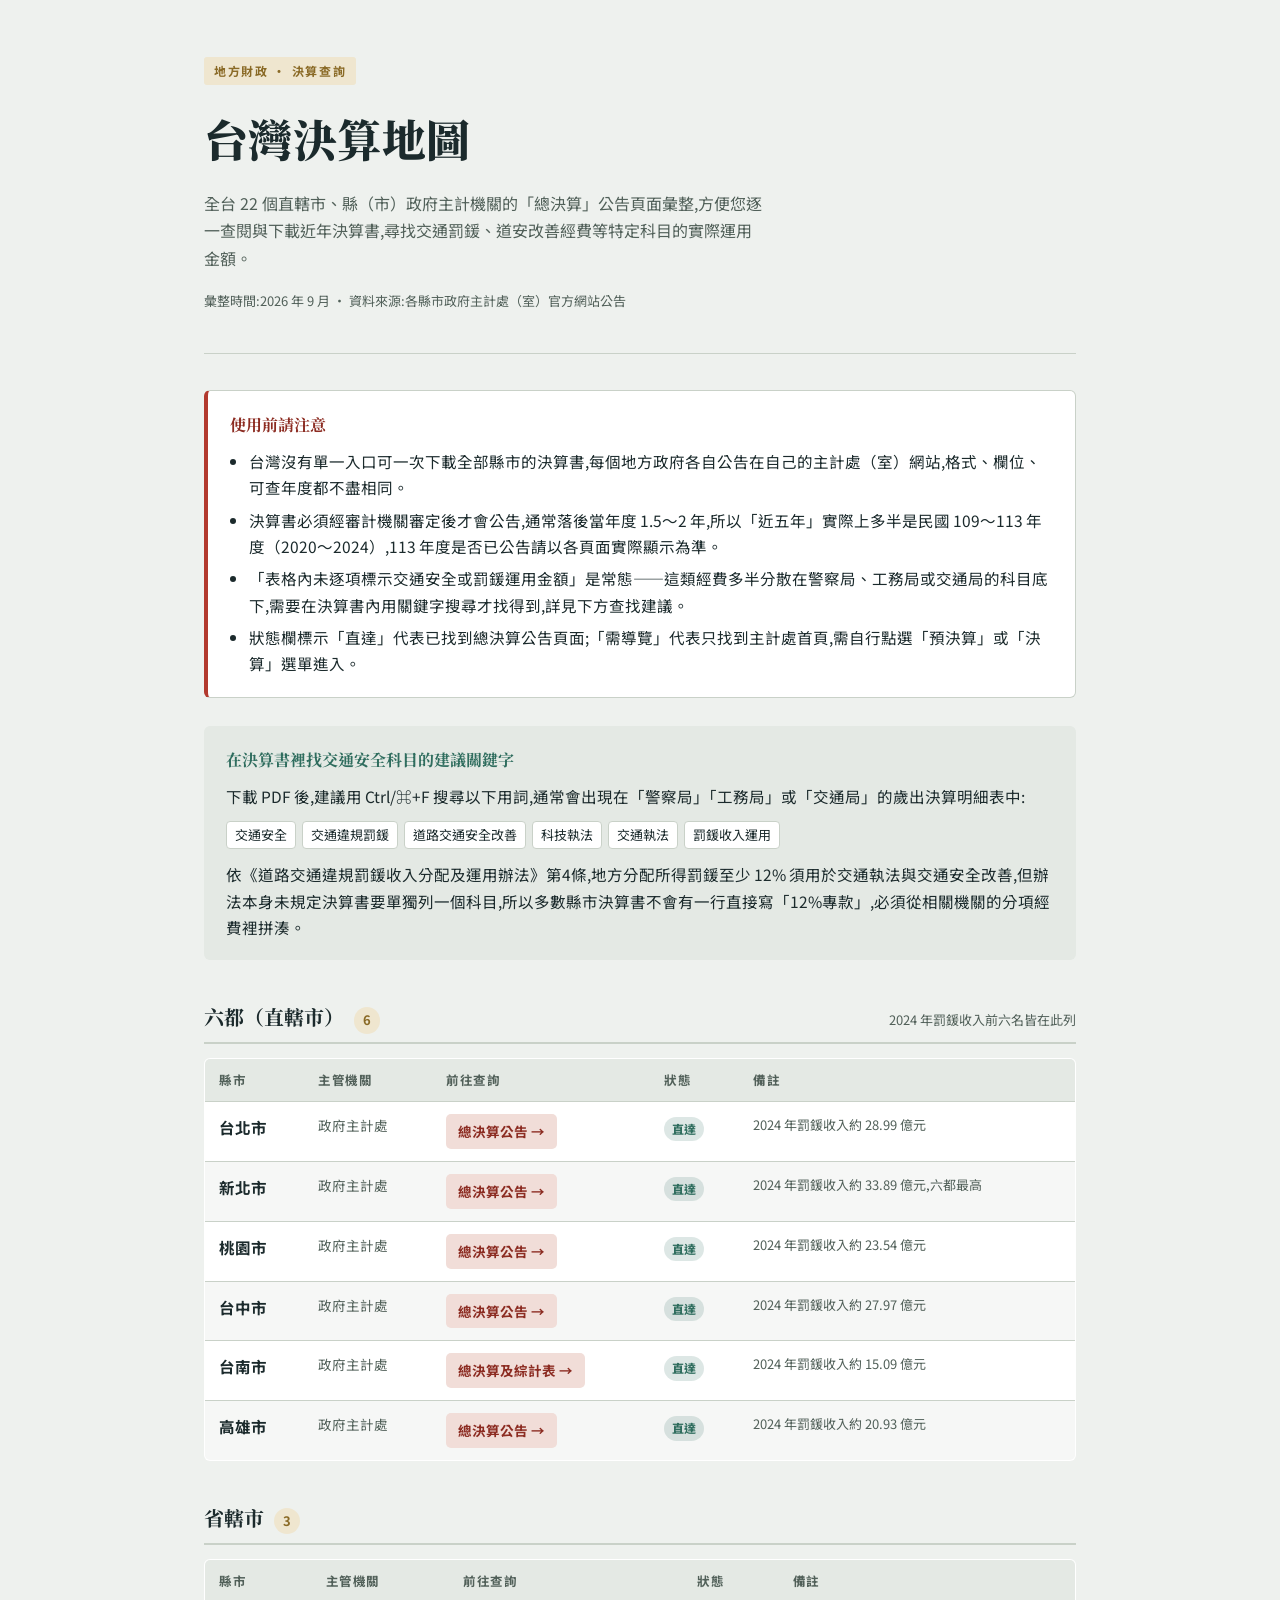
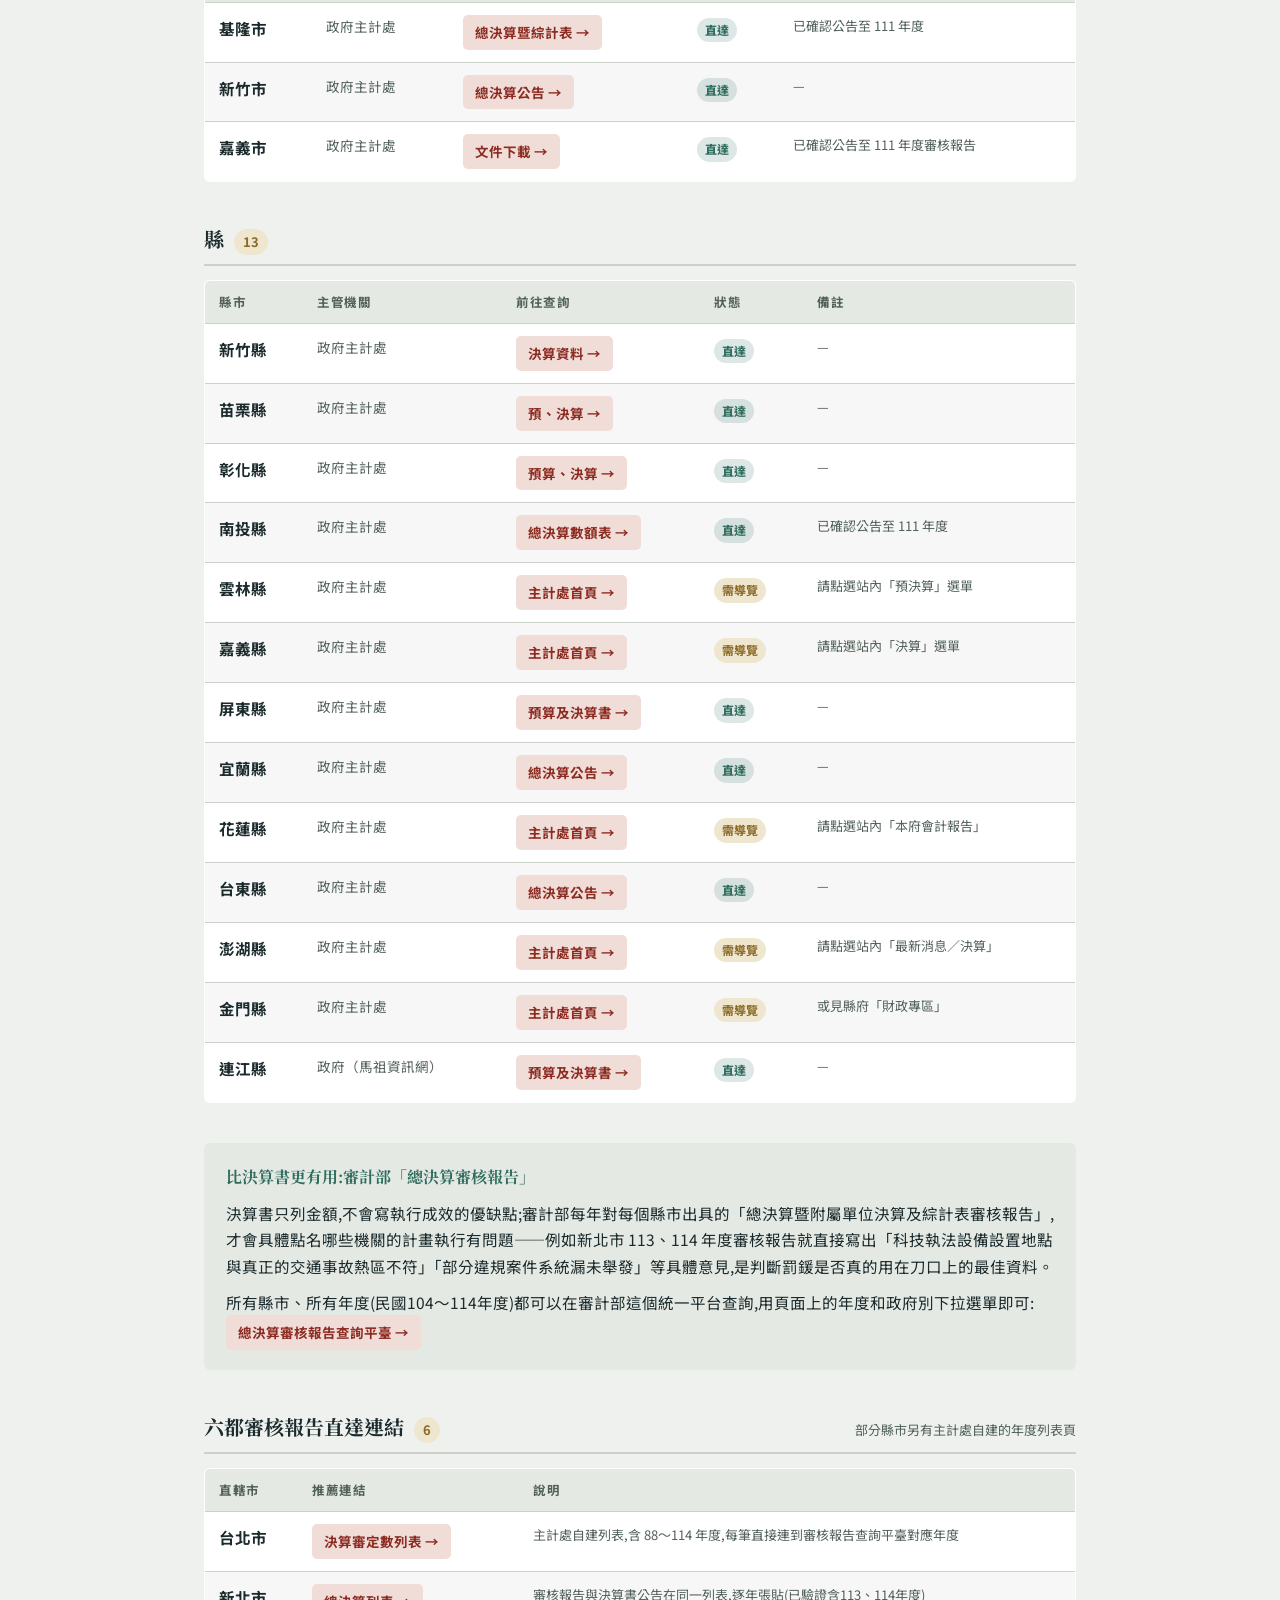
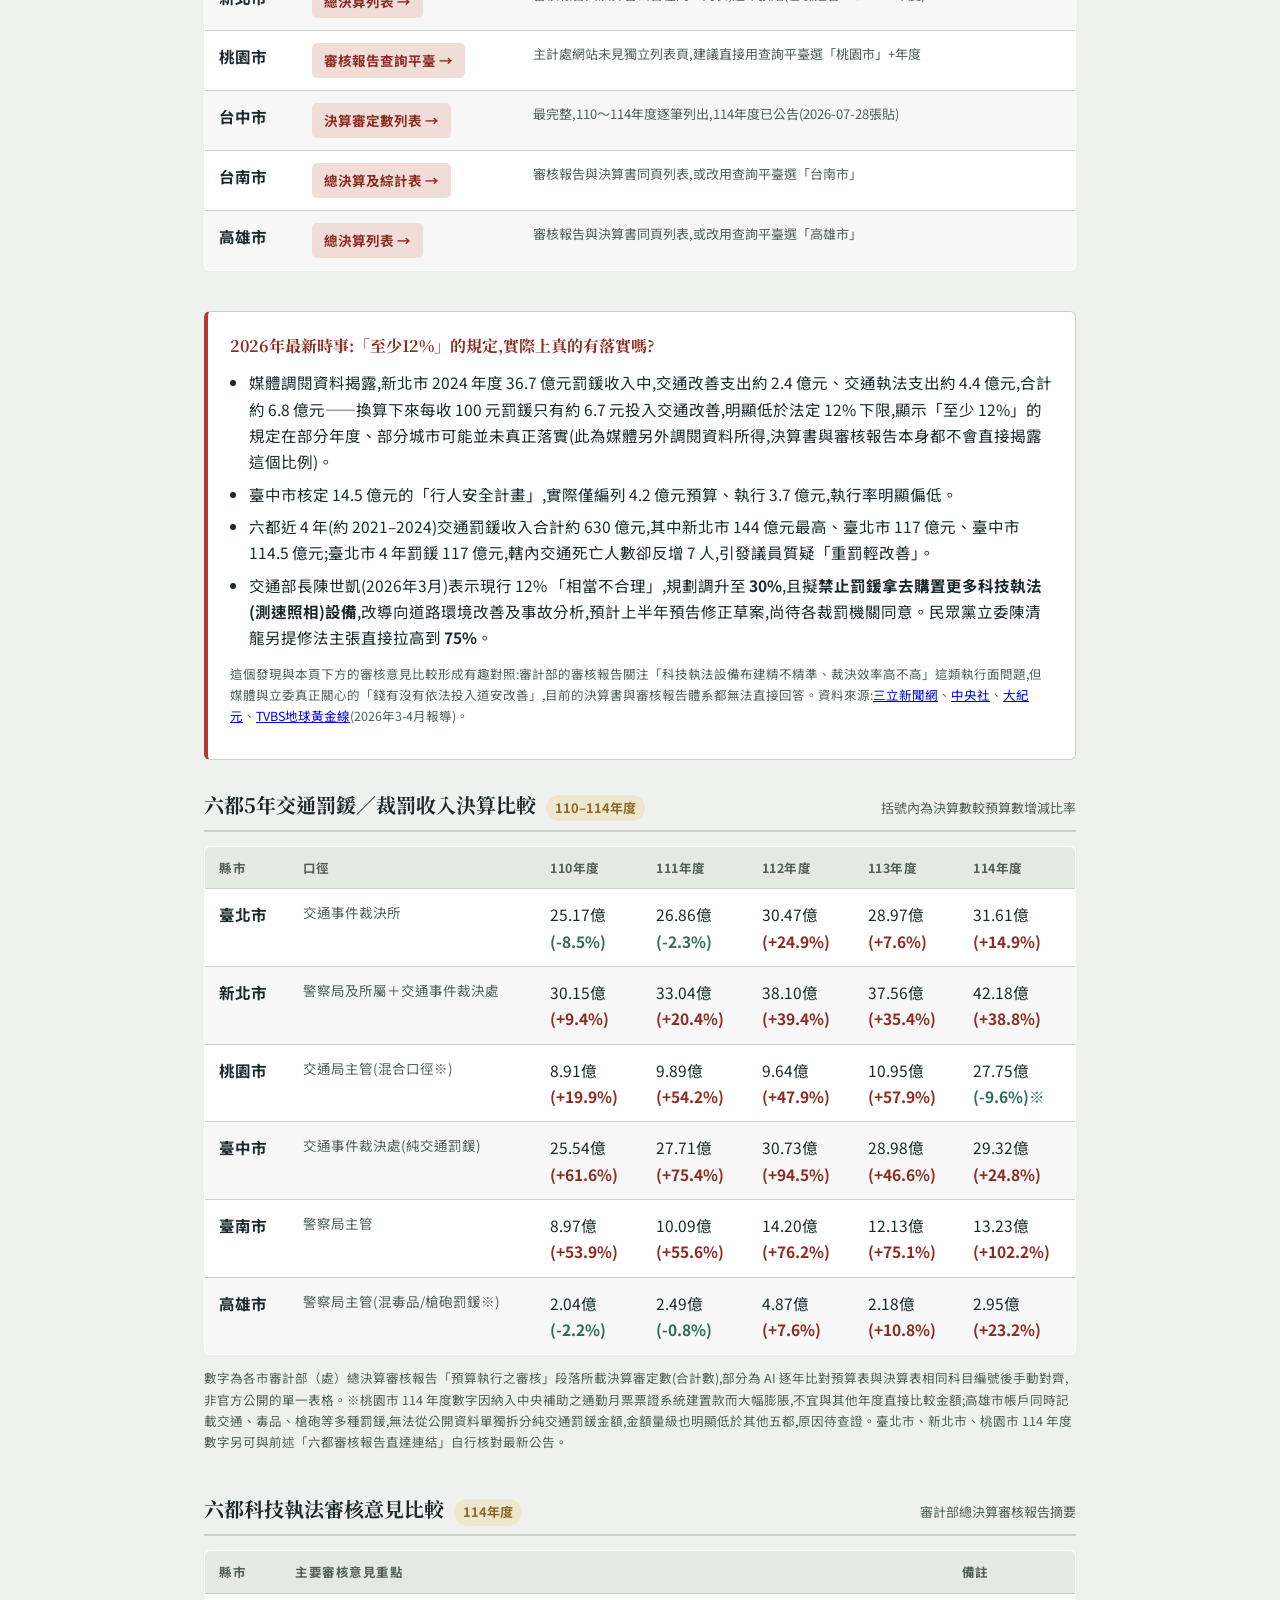
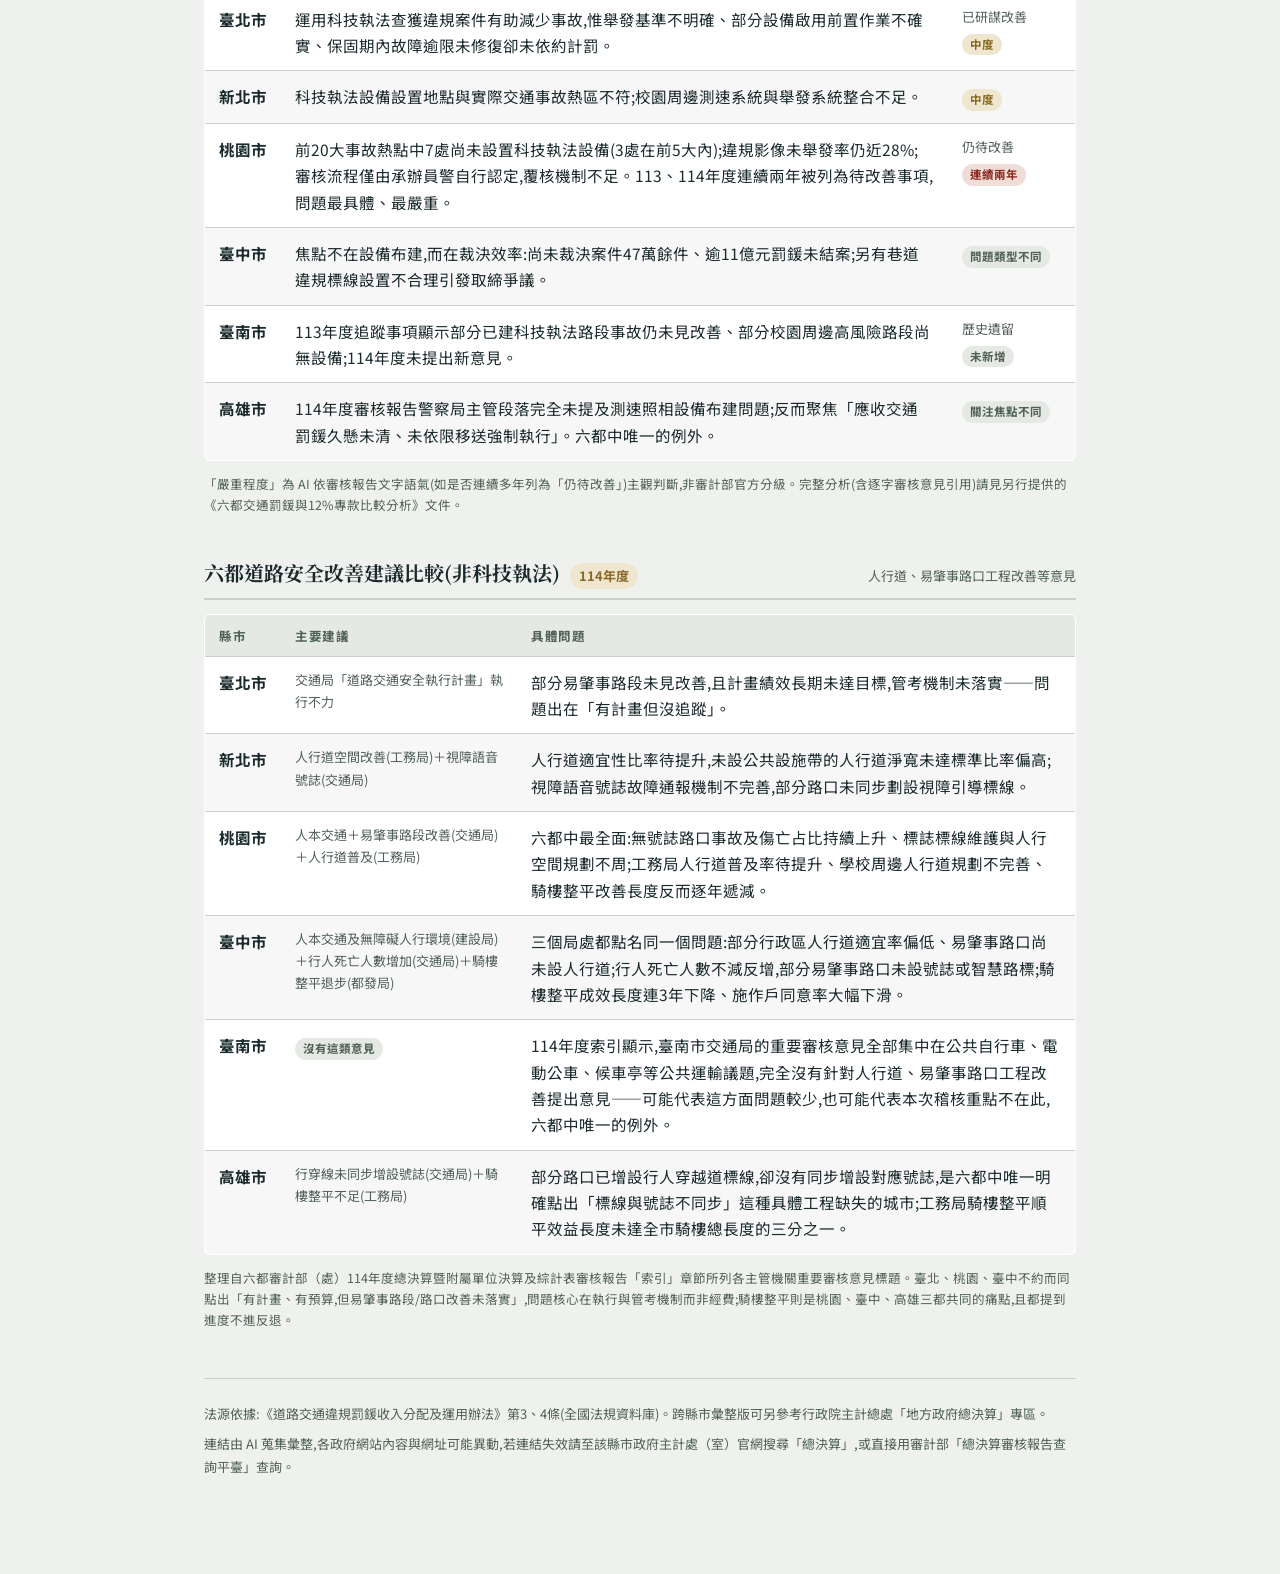
<file: budget.html>
<!doctype html>
<html lang="zh-Hant">
<head>
<meta charset="utf-8">
<meta name="viewport" content="width=device-width, initial-scale=1">
<title>台灣決算地圖</title>
<style>
:root{
  --bg:#eef1ee;
  --surface:#ffffff;
  --surface-alt:#e4e9e4;
  --ink:#1b2a2c;
  --ink-soft:#516059;
  --line:#c9d1c8;
  --accent:#b23a2e;
  --accent-soft:#f1ddd8;
  --accent-ink:#8c2c22;
  --gold:#8a6a26;
  --gold-soft:#efe6cf;
  --focus:#2f6d5e;
}
@media (prefers-color-scheme: dark){
  :root:not([data-theme="light"]){
    --bg:#11181a;
    --surface:#182122;
    --surface-alt:#1f2a2b;
    --ink:#e7ede9;
    --ink-soft:#a2b3ab;
    --line:#33413f;
    --accent:#e2786a;
    --accent-soft:#3a2622;
    --accent-ink:#f0a598;
    --gold:#d3b06a;
    --gold-soft:#3a331f;
    --focus:#7fc9ae;
  }
}
:root[data-theme="dark"]{
  --bg:#11181a;
  --surface:#182122;
  --surface-alt:#1f2a2b;
  --ink:#e7ede9;
  --ink-soft:#a2b3ab;
  --line:#33413f;
  --accent:#e2786a;
  --accent-soft:#3a2622;
  --accent-ink:#f0a598;
  --gold:#d3b06a;
  --gold-soft:#3a331f;
  --focus:#7fc9ae;
}

*{box-sizing:border-box;}
body{
  background:var(--bg);
  color:var(--ink);
  font-family:"Noto Sans TC","Microsoft JhengHei",sans-serif;
  line-height:1.7;
  font-size:15.5px;
}
.wrap{
  max-width:920px;
  margin:0 auto;
  padding:48px 24px 80px;
}

header{
  margin-bottom:36px;
  padding-bottom:28px;
  border-bottom:1px solid var(--line);
}
.eyebrow{
  display:inline-block;
  font-family:"Noto Sans TC",sans-serif;
  font-size:12px;
  letter-spacing:.14em;
  color:var(--gold);
  background:var(--gold-soft);
  padding:4px 10px;
  border-radius:3px;
  margin-bottom:16px;
  font-weight:700;
}
h1{
  font-family:"Noto Serif TC",serif;
  font-weight:900;
  font-size:clamp(32px,5vw,44px);
  margin:0 0 14px;
  text-wrap:balance;
  letter-spacing:.01em;
}
.lede{
  color:var(--ink-soft);
  font-size:16px;
  max-width:62ch;
  margin:0;
}
.meta{
  margin-top:18px;
  font-size:13px;
  color:var(--ink-soft);
  font-variant-numeric:tabular-nums;
}

.callout{
  background:var(--surface);
  border:1px solid var(--line);
  border-left:4px solid var(--accent);
  border-radius:6px;
  padding:20px 22px;
  margin:0 0 28px;
}
.callout h2{
  font-family:"Noto Serif TC",serif;
  font-size:16px;
  margin:0 0 10px;
  color:var(--accent-ink);
}
.callout ul{
  margin:0;
  padding-left:1.2em;
}
.callout li{margin-bottom:6px;}
.callout li:last-child{margin-bottom:0;}

.tips{
  background:var(--surface-alt);
  border-radius:6px;
  padding:20px 22px;
  margin:0 0 40px;
}
.tips h2{
  font-family:"Noto Serif TC",serif;
  font-size:16px;
  margin:0 0 10px;
  color:var(--focus);
}
.tips p{margin:0 0 10px;}
.tips p:last-child{margin-bottom:0;}
.kw{
  display:inline-block;
  font-family:"Noto Sans TC",sans-serif;
  font-size:13px;
  background:var(--surface);
  border:1px solid var(--line);
  border-radius:4px;
  padding:2px 8px;
  margin:2px 3px 2px 0;
  color:var(--ink);
}

section.group{margin-bottom:40px;}
.group-head{
  display:flex;
  align-items:baseline;
  gap:10px;
  margin-bottom:14px;
  padding-bottom:8px;
  border-bottom:2px solid var(--line);
}
.group-head h2{
  font-family:"Noto Serif TC",serif;
  font-size:20px;
  margin:0;
  font-weight:700;
}
.group-head .count{
  font-size:13px;
  color:var(--gold);
  font-weight:700;
  background:var(--gold-soft);
  padding:2px 9px;
  border-radius:20px;
  font-variant-numeric:tabular-nums;
}
.group-note{
  font-size:13px;
  color:var(--ink-soft);
  margin-left:auto;
}

.table-scroll{overflow-x:auto;}
table{
  width:100%;
  border-collapse:collapse;
  background:var(--surface);
  border:1px solid var(--line);
  border-radius:6px;
  overflow:hidden;
}
th{
  text-align:left;
  font-size:12.5px;
  letter-spacing:.04em;
  color:var(--ink-soft);
  font-weight:700;
  padding:10px 14px;
  background:var(--surface-alt);
  border-bottom:1px solid var(--line);
  white-space:nowrap;
}
td{
  padding:12px 14px;
  border-bottom:1px solid var(--line);
  vertical-align:top;
}
tr:last-child td{border-bottom:none;}
tr:nth-child(even) td{background:color-mix(in srgb, var(--surface-alt) 35%, transparent);}
.city{
  font-weight:700;
  white-space:nowrap;
}
.org{
  color:var(--ink-soft);
  font-size:13.5px;
  white-space:nowrap;
}
.link-btn{
  display:inline-flex;
  align-items:center;
  gap:6px;
  color:var(--accent-ink);
  background:var(--accent-soft);
  border:1px solid transparent;
  padding:5px 11px;
  border-radius:5px;
  font-size:13.5px;
  font-weight:700;
  text-decoration:none;
  white-space:nowrap;
}
.link-btn:hover{border-color:var(--accent);}
.link-btn:focus-visible{outline:2px solid var(--focus);outline-offset:2px;}
.status{
  font-size:12px;
  padding:2px 8px;
  border-radius:20px;
  font-weight:700;
  white-space:nowrap;
  display:inline-block;
}
.status.direct{color:var(--focus);background:color-mix(in srgb, var(--focus) 16%, transparent);}
.status.nav{color:var(--gold);background:var(--gold-soft);}
.note{
  color:var(--ink-soft);
  font-size:13px;
}
.pct-up{color:var(--accent-ink);font-weight:700;font-variant-numeric:tabular-nums;}
.pct-down{color:var(--focus);font-weight:700;font-variant-numeric:tabular-nums;}
.amt{font-variant-numeric:tabular-nums;white-space:nowrap;}
.src-note{font-size:12.5px;color:var(--ink-soft);margin-top:12px;}
.finding-city{font-weight:700;white-space:nowrap;vertical-align:top;}
.severe{
  display:inline-block;
  font-size:11.5px;
  font-weight:700;
  padding:1px 8px;
  border-radius:20px;
  white-space:nowrap;
  margin-top:6px;
}
.severe.high{color:var(--accent-ink);background:var(--accent-soft);}
.severe.mid{color:var(--gold);background:var(--gold-soft);}
.severe.other{color:var(--ink-soft);background:var(--surface-alt);}

footer{
  margin-top:48px;
  padding-top:24px;
  border-top:1px solid var(--line);
  font-size:13px;
  color:var(--ink-soft);
}
footer a{color:var(--ink-soft);}
footer p{margin:0 0 8px;}

@media (max-width:640px){
  .group-note{display:none;}
  th:nth-child(2),td:nth-child(2){display:none;}
}
</style>
<link rel="preconnect" href="https://fonts.googleapis.com">
<link rel="stylesheet" href="https://fonts.googleapis.com/css2?family=Noto+Serif+TC:wght@700;900&family=Noto+Sans+TC:wght@400;500;700&display=swap">


</head>
<body>
<div class="wrap">

  <header>
    <span class="eyebrow">地方財政 · 決算查詢</span>
    <h1>台灣決算地圖</h1>
    <p class="lede">全台 22 個直轄市、縣（市）政府主計機關的「總決算」公告頁面彙整,方便您逐一查閱與下載近年決算書,尋找交通罰鍰、道安改善經費等特定科目的實際運用金額。</p>
    <p class="meta">彙整時間:2026 年 9 月 · 資料來源:各縣市政府主計處（室）官方網站公告</p>
  </header>

  <div class="callout">
    <h2>使用前請注意</h2>
    <ul>
      <li>台灣沒有單一入口可一次下載全部縣市的決算書,每個地方政府各自公告在自己的主計處（室）網站,格式、欄位、可查年度都不盡相同。</li>
      <li>決算書必須經審計機關審定後才會公告,通常落後當年度 1.5～2 年,所以「近五年」實際上多半是民國 109～113 年度（2020～2024）,113 年度是否已公告請以各頁面實際顯示為準。</li>
      <li>「表格內未逐項標示交通安全或罰鍰運用金額」是常態——這類經費多半分散在警察局、工務局或交通局的科目底下,需要在決算書內用關鍵字搜尋才找得到,詳見下方查找建議。</li>
      <li>狀態欄標示「直達」代表已找到總決算公告頁面;「需導覽」代表只找到主計處首頁,需自行點選「預決算」或「決算」選單進入。</li>
    </ul>
  </div>

  <div class="tips">
    <h2>在決算書裡找交通安全科目的建議關鍵字</h2>
    <p>下載 PDF 後,建議用 Ctrl/⌘+F 搜尋以下用詞,通常會出現在「警察局」「工務局」或「交通局」的歲出決算明細表中:</p>
    <p>
      <span class="kw">交通安全</span>
      <span class="kw">交通違規罰鍰</span>
      <span class="kw">道路交通安全改善</span>
      <span class="kw">科技執法</span>
      <span class="kw">交通執法</span>
      <span class="kw">罰鍰收入運用</span>
    </p>
    <p>依《道路交通違規罰鍰收入分配及運用辦法》第4條,地方分配所得罰鍰至少 12% 須用於交通執法與交通安全改善,但辦法本身未規定決算書要單獨列一個科目,所以多數縣市決算書不會有一行直接寫「12%專款」,必須從相關機關的分項經費裡拼湊。</p>
  </div>

  <section class="group">
    <div class="group-head">
      <h2>六都（直轄市）</h2>
      <span class="count">6</span>
      <span class="group-note">2024 年罰鍰收入前六名皆在此列</span>
    </div>
    <div class="table-scroll">
      <table>
        <thead>
          <tr><th>縣市</th><th>主管機關</th><th>前往查詢</th><th>狀態</th><th>備註</th></tr>
        </thead>
        <tbody>
          <tr><td class="city">台北市</td><td class="org">政府主計處</td><td><a class="link-btn" href="https://dbas.gov.taipei/News.aspx?n=293AAE549527B4B5&sms=AD91142FBF023E14" target="_blank" rel="noopener">總決算公告 →</a></td><td><span class="status direct">直達</span></td><td class="note">2024 年罰鍰收入約 28.99 億元</td></tr>
          <tr><td class="city">新北市</td><td class="org">政府主計處</td><td><a class="link-btn" href="https://www.bas.ntpc.gov.tw/home.jsp?id=2d77083c299dfb04" target="_blank" rel="noopener">總決算公告 →</a></td><td><span class="status direct">直達</span></td><td class="note">2024 年罰鍰收入約 33.89 億元,六都最高</td></tr>
          <tr><td class="city">桃園市</td><td class="org">政府主計處</td><td><a class="link-btn" href="https://dbas.tycg.gov.tw/home.jsp?id=42&parentpath=0,13,36" target="_blank" rel="noopener">總決算公告 →</a></td><td><span class="status direct">直達</span></td><td class="note">2024 年罰鍰收入約 23.54 億元</td></tr>
          <tr><td class="city">台中市</td><td class="org">政府主計處</td><td><a class="link-btn" href="https://www.dbas.taichung.gov.tw/16912/Nodelist" target="_blank" rel="noopener">總決算公告 →</a></td><td><span class="status direct">直達</span></td><td class="note">2024 年罰鍰收入約 27.97 億元</td></tr>
          <tr><td class="city">台南市</td><td class="org">政府主計處</td><td><a class="link-btn" href="https://account.tainan.gov.tw/News.aspx?n=41&sms=9365" target="_blank" rel="noopener">總決算及綜計表 →</a></td><td><span class="status direct">直達</span></td><td class="note">2024 年罰鍰收入約 15.09 億元</td></tr>
          <tr><td class="city">高雄市</td><td class="org">政府主計處</td><td><a class="link-btn" href="https://bas.kcg.gov.tw/cp.aspx?n=03923EC76784D64E" target="_blank" rel="noopener">總決算公告 →</a></td><td><span class="status direct">直達</span></td><td class="note">2024 年罰鍰收入約 20.93 億元</td></tr>
        </tbody>
      </table>
    </div>
  </section>

  <section class="group">
    <div class="group-head">
      <h2>省轄市</h2>
      <span class="count">3</span>
    </div>
    <div class="table-scroll">
      <table>
        <thead>
          <tr><th>縣市</th><th>主管機關</th><th>前往查詢</th><th>狀態</th><th>備註</th></tr>
        </thead>
        <tbody>
          <tr><td class="city">基隆市</td><td class="org">政府主計處</td><td><a class="link-btn" href="https://www.klcg.gov.tw/tw/accounting/2384.html/" target="_blank" rel="noopener">總決算暨綜計表 →</a></td><td><span class="status direct">直達</span></td><td class="note">已確認公告至 111 年度</td></tr>
          <tr><td class="city">新竹市</td><td class="org">政府主計處</td><td><a class="link-btn" href="https://dep-auditing.hccg.gov.tw/ch/home.jsp?id=21&parentpath=0,3" target="_blank" rel="noopener">總決算公告 →</a></td><td><span class="status direct">直達</span></td><td class="note">—</td></tr>
          <tr><td class="city">嘉義市</td><td class="org">政府主計處</td><td><a class="link-btn" href="https://account.chiayi.gov.tw/News.aspx?n=3475&sms=11654" target="_blank" rel="noopener">文件下載 →</a></td><td><span class="status direct">直達</span></td><td class="note">已確認公告至 111 年度審核報告</td></tr>
        </tbody>
      </table>
    </div>
  </section>

  <section class="group">
    <div class="group-head">
      <h2>縣</h2>
      <span class="count">13</span>
    </div>
    <div class="table-scroll">
      <table>
        <thead>
          <tr><th>縣市</th><th>主管機關</th><th>前往查詢</th><th>狀態</th><th>備註</th></tr>
        </thead>
        <tbody>
          <tr><td class="city">新竹縣</td><td class="org">政府主計處</td><td><a class="link-btn" href="https://accounting.hsinchu.gov.tw/News.aspx?n=748&sms=9096" target="_blank" rel="noopener">決算資料 →</a></td><td><span class="status direct">直達</span></td><td class="note">—</td></tr>
          <tr><td class="city">苗栗縣</td><td class="org">政府主計處</td><td><a class="link-btn" href="https://www.miaoli.gov.tw/accounting/News.aspx?n=941&sms=9733" target="_blank" rel="noopener">預、決算 →</a></td><td><span class="status direct">直達</span></td><td class="note">—</td></tr>
          <tr><td class="city">彰化縣</td><td class="org">政府主計處</td><td><a class="link-btn" href="https://www.chcg.gov.tw/DTO/accounting/07other/other01_list.aspx?topsn=63" target="_blank" rel="noopener">預算、決算 →</a></td><td><span class="status direct">直達</span></td><td class="note">—</td></tr>
          <tr><td class="city">南投縣</td><td class="org">政府主計處</td><td><a class="link-btn" href="https://www.nantou.gov.tw/big5/bureau/download.php?dptid=376480000au230000&cid=2323" target="_blank" rel="noopener">總決算數額表 →</a></td><td><span class="status direct">直達</span></td><td class="note">已確認公告至 111 年度</td></tr>
          <tr><td class="city">雲林縣</td><td class="org">政府主計處</td><td><a class="link-btn" href="https://accounting.yunlin.gov.tw/" target="_blank" rel="noopener">主計處首頁 →</a></td><td><span class="status nav">需導覽</span></td><td class="note">請點選站內「預決算」選單</td></tr>
          <tr><td class="city">嘉義縣</td><td class="org">政府主計處</td><td><a class="link-btn" href="https://accounting.cyhg.gov.tw/" target="_blank" rel="noopener">主計處首頁 →</a></td><td><span class="status nav">需導覽</span></td><td class="note">請點選站內「決算」選單</td></tr>
          <tr><td class="city">屏東縣</td><td class="org">政府主計處</td><td><a class="link-btn" href="https://www.pthg.gov.tw/Cus_PublicInfo_List.aspx?pptype=5&n=28FB9E6C4558B72E&sms=7EC2EEBE5846FEF9" target="_blank" rel="noopener">預算及決算書 →</a></td><td><span class="status direct">直達</span></td><td class="note">—</td></tr>
          <tr><td class="city">宜蘭縣</td><td class="org">政府主計處</td><td><a class="link-btn" href="https://bgacst.e-land.gov.tw/News.aspx?n=E316EA4999034915&sms=0B59EAAA9E4489D2" target="_blank" rel="noopener">總決算公告 →</a></td><td><span class="status direct">直達</span></td><td class="note">—</td></tr>
          <tr><td class="city">花蓮縣</td><td class="org">政府主計處</td><td><a class="link-btn" href="https://as.hl.gov.tw/" target="_blank" rel="noopener">主計處首頁 →</a></td><td><span class="status nav">需導覽</span></td><td class="note">請點選站內「本府會計報告」</td></tr>
          <tr><td class="city">台東縣</td><td class="org">政府主計處</td><td><a class="link-btn" href="https://acc.taitung.gov.tw/News.aspx?n=13459&sms=12676" target="_blank" rel="noopener">總決算公告 →</a></td><td><span class="status direct">直達</span></td><td class="note">—</td></tr>
          <tr><td class="city">澎湖縣</td><td class="org">政府主計處</td><td><a class="link-btn" href="https://www.penghu.gov.tw/accounting/" target="_blank" rel="noopener">主計處首頁 →</a></td><td><span class="status nav">需導覽</span></td><td class="note">請點選站內「最新消息／決算」</td></tr>
          <tr><td class="city">金門縣</td><td class="org">政府主計處</td><td><a class="link-btn" href="https://kmasd.kinmen.gov.tw/" target="_blank" rel="noopener">主計處首頁 →</a></td><td><span class="status nav">需導覽</span></td><td class="note">或見縣府「財政專區」</td></tr>
          <tr><td class="city">連江縣</td><td class="org">政府（馬祖資訊網）</td><td><a class="link-btn" href="https://www.matsu.gov.tw/chhtml/downloadclass/371030000A/612" target="_blank" rel="noopener">預算及決算書 →</a></td><td><span class="status direct">直達</span></td><td class="note">—</td></tr>
        </tbody>
      </table>
    </div>
  </section>

  <div class="tips">
    <h2>比決算書更有用:審計部「總決算審核報告」</h2>
    <p>決算書只列金額,不會寫執行成效的優缺點;審計部每年對每個縣市出具的「總決算暨附屬單位決算及綜計表審核報告」,才會具體點名哪些機關的計畫執行有問題——例如新北市 113、114 年度審核報告就直接寫出「科技執法設備設置地點與真正的交通事故熱區不符」「部分違規案件系統漏未舉發」等具體意見,是判斷罰鍰是否真的用在刀口上的最佳資料。</p>
    <p>所有縣市、所有年度(民國104～114年度)都可以在審計部這個統一平台查詢,用頁面上的年度和政府別下拉選單即可:<a class="link-btn" href="https://auditreport.audit.gov.tw/" target="_blank" rel="noopener">總決算審核報告查詢平臺 →</a></p>
  </div>

  <section class="group">
    <div class="group-head">
      <h2>六都審核報告直達連結</h2>
      <span class="count">6</span>
      <span class="group-note">部分縣市另有主計處自建的年度列表頁</span>
    </div>
    <div class="table-scroll">
      <table>
        <thead>
          <tr><th>直轄市</th><th>推薦連結</th><th>說明</th></tr>
        </thead>
        <tbody>
          <tr><td class="city">台北市</td><td><a class="link-btn" href="https://dbas.gov.taipei/News.aspx?n=9BEE0E2FB25214BD&sms=58F7A9B554A9899A" target="_blank" rel="noopener">決算審定數列表 →</a></td><td class="note">主計處自建列表,含 88～114 年度,每筆直接連到審核報告查詢平臺對應年度</td></tr>
          <tr><td class="city">新北市</td><td><a class="link-btn" href="https://www.bas.ntpc.gov.tw/home.jsp?id=2d77083c299dfb04" target="_blank" rel="noopener">總決算列表 →</a></td><td class="note">審核報告與決算書公告在同一列表,逐年張貼(已驗證含113、114年度)</td></tr>
          <tr><td class="city">桃園市</td><td><a class="link-btn" href="https://auditreport.audit.gov.tw/" target="_blank" rel="noopener">審核報告查詢平臺 →</a></td><td class="note">主計處網站未見獨立列表頁,建議直接用查詢平臺選「桃園市」+年度</td></tr>
          <tr><td class="city">台中市</td><td><a class="link-btn" href="https://www.dbas.taichung.gov.tw/16955/Lpsimplelist" target="_blank" rel="noopener">決算審定數列表 →</a></td><td class="note">最完整,110～114年度逐筆列出,114年度已公告(2026-07-28張貼)</td></tr>
          <tr><td class="city">台南市</td><td><a class="link-btn" href="https://account.tainan.gov.tw/News.aspx?n=41&sms=9365" target="_blank" rel="noopener">總決算及綜計表 →</a></td><td class="note">審核報告與決算書同頁列表,或改用查詢平臺選「台南市」</td></tr>
          <tr><td class="city">高雄市</td><td><a class="link-btn" href="https://bas.kcg.gov.tw/cp.aspx?n=03923EC76784D64E" target="_blank" rel="noopener">總決算列表 →</a></td><td class="note">審核報告與決算書同頁列表,或改用查詢平臺選「高雄市」</td></tr>
        </tbody>
      </table>
    </div>
  </section>

  <div class="callout">
    <h2>2026年最新時事:「至少12%」的規定,實際上真的有落實嗎?</h2>
    <ul>
      <li>媒體調閱資料揭露,新北市 2024 年度 36.7 億元罰鍰收入中,交通改善支出約 2.4 億元、交通執法支出約 4.4 億元,合計約 6.8 億元——換算下來每收 100 元罰鍰只有約 6.7 元投入交通改善,明顯低於法定 12% 下限,顯示「至少 12%」的規定在部分年度、部分城市可能並未真正落實(此為媒體另外調閱資料所得,決算書與審核報告本身都不會直接揭露這個比例)。</li>
      <li>臺中市核定 14.5 億元的「行人安全計畫」,實際僅編列 4.2 億元預算、執行 3.7 億元,執行率明顯偏低。</li>
      <li>六都近 4 年(約 2021–2024)交通罰鍰收入合計約 630 億元,其中新北市 144 億元最高、臺北市 117 億元、臺中市 114.5 億元;臺北市 4 年罰鍰 117 億元,轄內交通死亡人數卻反增 7 人,引發議員質疑「重罰輕改善」。</li>
      <li>交通部長陳世凱(2026年3月)表示現行 12% 「相當不合理」,規劃調升至 <strong>30%</strong>,且擬<strong>禁止罰鍰拿去購置更多科技執法(測速照相)設備</strong>,改導向道路環境改善及事故分析,預計上半年預告修正草案,尚待各裁罰機關同意。民眾黨立委陳清龍另提修法主張直接拉高到 <strong>75%</strong>。</li>
    </ul>
    <p class="src-note">這個發現與本頁下方的審核意見比較形成有趣對照:審計部的審核報告關注「科技執法設備布建精不精準、裁決效率高不高」這類執行面問題,但媒體與立委真正關心的「錢有沒有依法投入道安改善」,目前的決算書與審核報告體系都無法直接回答。資料來源:<a href="https://www.setn.com/news/1888112" target="_blank" rel="noopener">三立新聞網</a>、<a href="https://www.cna.com.tw/news/ahel/202604010129.aspx" target="_blank" rel="noopener">中央社</a>、<a href="https://www.epochtimes.com/b5/26/3/17/n14720993.htm" target="_blank" rel="noopener">大紀元</a>、<a href="https://cars.tvbs.com.tw/life/319895" target="_blank" rel="noopener">TVBS地球黃金線</a>(2026年3-4月報導)。</p>
  </div>

  <section class="group">
    <div class="group-head">
      <h2>六都5年交通罰鍰／裁罰收入決算比較</h2>
      <span class="count">110–114年度</span>
      <span class="group-note">括號內為決算數較預算數增減比率</span>
    </div>
    <div class="table-scroll">
      <table>
        <thead>
          <tr><th>縣市</th><th>口徑</th><th>110年度</th><th>111年度</th><th>112年度</th><th>113年度</th><th>114年度</th></tr>
        </thead>
        <tbody>
          <tr>
            <td class="city">臺北市</td>
            <td class="org">交通事件裁決所</td>
            <td class="amt">25.17億<br><span class="pct-down">(-8.5%)</span></td>
            <td class="amt">26.86億<br><span class="pct-down">(-2.3%)</span></td>
            <td class="amt">30.47億<br><span class="pct-up">(+24.9%)</span></td>
            <td class="amt">28.97億<br><span class="pct-up">(+7.6%)</span></td>
            <td class="amt">31.61億<br><span class="pct-up">(+14.9%)</span></td>
          </tr>
          <tr>
            <td class="city">新北市</td>
            <td class="org">警察局及所屬＋交通事件裁決處</td>
            <td class="amt">30.15億<br><span class="pct-up">(+9.4%)</span></td>
            <td class="amt">33.04億<br><span class="pct-up">(+20.4%)</span></td>
            <td class="amt">38.10億<br><span class="pct-up">(+39.4%)</span></td>
            <td class="amt">37.56億<br><span class="pct-up">(+35.4%)</span></td>
            <td class="amt">42.18億<br><span class="pct-up">(+38.8%)</span></td>
          </tr>
          <tr>
            <td class="city">桃園市</td>
            <td class="org">交通局主管(混合口徑※)</td>
            <td class="amt">8.91億<br><span class="pct-up">(+19.9%)</span></td>
            <td class="amt">9.89億<br><span class="pct-up">(+54.2%)</span></td>
            <td class="amt">9.64億<br><span class="pct-up">(+47.9%)</span></td>
            <td class="amt">10.95億<br><span class="pct-up">(+57.9%)</span></td>
            <td class="amt">27.75億<br><span class="pct-down">(-9.6%)※</span></td>
          </tr>
          <tr>
            <td class="city">臺中市</td>
            <td class="org">交通事件裁決處(純交通罰鍰)</td>
            <td class="amt">25.54億<br><span class="pct-up">(+61.6%)</span></td>
            <td class="amt">27.71億<br><span class="pct-up">(+75.4%)</span></td>
            <td class="amt">30.73億<br><span class="pct-up">(+94.5%)</span></td>
            <td class="amt">28.98億<br><span class="pct-up">(+46.6%)</span></td>
            <td class="amt">29.32億<br><span class="pct-up">(+24.8%)</span></td>
          </tr>
          <tr>
            <td class="city">臺南市</td>
            <td class="org">警察局主管</td>
            <td class="amt">8.97億<br><span class="pct-up">(+53.9%)</span></td>
            <td class="amt">10.09億<br><span class="pct-up">(+55.6%)</span></td>
            <td class="amt">14.20億<br><span class="pct-up">(+76.2%)</span></td>
            <td class="amt">12.13億<br><span class="pct-up">(+75.1%)</span></td>
            <td class="amt">13.23億<br><span class="pct-up">(+102.2%)</span></td>
          </tr>
          <tr>
            <td class="city">高雄市</td>
            <td class="org">警察局主管(混毒品/槍砲罰鍰※)</td>
            <td class="amt">2.04億<br><span class="pct-down">(-2.2%)</span></td>
            <td class="amt">2.49億<br><span class="pct-down">(-0.8%)</span></td>
            <td class="amt">4.87億<br><span class="pct-up">(+7.6%)</span></td>
            <td class="amt">2.18億<br><span class="pct-up">(+10.8%)</span></td>
            <td class="amt">2.95億<br><span class="pct-up">(+23.2%)</span></td>
          </tr>
        </tbody>
      </table>
    </div>
    <p class="src-note">數字為各市審計部（處）總決算審核報告「預算執行之審核」段落所載決算審定數(合計數),部分為 AI 逐年比對預算表與決算表相同科目編號後手動對齊,非官方公開的單一表格。※桃園市 114 年度數字因納入中央補助之通勤月票票證系統建置款而大幅膨脹,不宜與其他年度直接比較金額;高雄市帳戶同時記載交通、毒品、槍砲等多種罰鍰,無法從公開資料單獨拆分純交通罰鍰金額,金額量級也明顯低於其他五都,原因待查證。臺北市、新北市、桃園市 114 年度數字另可與前述「六都審核報告直達連結」自行核對最新公告。</p>
  </section>

  <section class="group">
    <div class="group-head">
      <h2>六都科技執法審核意見比較</h2>
      <span class="count">114年度</span>
      <span class="group-note">審計部總決算審核報告摘要</span>
    </div>
    <div class="table-scroll">
      <table>
        <thead>
          <tr><th>縣市</th><th>主要審核意見重點</th><th>備註</th></tr>
        </thead>
        <tbody>
          <tr>
            <td class="finding-city">臺北市</td>
            <td>運用科技執法查獲違規案件有助減少事故,惟舉發基準不明確、部分設備啟用前置作業不確實、保固期內故障逾限未修復卻未依約計罰。</td>
            <td class="note">已研謀改善<span class="severe mid">中度</span></td>
          </tr>
          <tr>
            <td class="finding-city">新北市</td>
            <td>科技執法設備設置地點與實際交通事故熱區不符;校園周邊測速系統與舉發系統整合不足。</td>
            <td class="note"><span class="severe mid">中度</span></td>
          </tr>
          <tr>
            <td class="finding-city">桃園市</td>
            <td>前20大事故熱點中7處尚未設置科技執法設備(3處在前5大內);違規影像未舉發率仍近28%;審核流程僅由承辦員警自行認定,覆核機制不足。113、114年度連續兩年被列為待改善事項,問題最具體、最嚴重。</td>
            <td class="note">仍待改善<span class="severe high">連續兩年</span></td>
          </tr>
          <tr>
            <td class="finding-city">臺中市</td>
            <td>焦點不在設備布建,而在裁決效率:尚未裁決案件47萬餘件、逾11億元罰鍰未結案;另有巷道違規標線設置不合理引發取締爭議。</td>
            <td class="note"><span class="severe other">問題類型不同</span></td>
          </tr>
          <tr>
            <td class="finding-city">臺南市</td>
            <td>113年度追蹤事項顯示部分已建科技執法路段事故仍未見改善、部分校園周邊高風險路段尚無設備;114年度未提出新意見。</td>
            <td class="note">歷史遺留<span class="severe other">未新增</span></td>
          </tr>
          <tr>
            <td class="finding-city">高雄市</td>
            <td>114年度審核報告警察局主管段落完全未提及測速照相設備布建問題;反而聚焦「應收交通罰鍰久懸未清、未依限移送強制執行」。六都中唯一的例外。</td>
            <td class="note"><span class="severe other">關注焦點不同</span></td>
          </tr>
        </tbody>
      </table>
    </div>
    <p class="src-note">「嚴重程度」為 AI 依審核報告文字語氣(如是否連續多年列為「仍待改善」)主觀判斷,非審計部官方分級。完整分析(含逐字審核意見引用)請見另行提供的《六都交通罰鍰與12%專款比較分析》文件。</p>
  </section>

  <section class="group">
    <div class="group-head">
      <h2>六都道路安全改善建議比較(非科技執法)</h2>
      <span class="count">114年度</span>
      <span class="group-note">人行道、易肇事路口工程改善等意見</span>
    </div>
    <div class="table-scroll">
      <table>
        <thead>
          <tr><th>縣市</th><th>主要建議</th><th>具體問題</th></tr>
        </thead>
        <tbody>
          <tr>
            <td class="finding-city">臺北市</td>
            <td class="note">交通局「道路交通安全執行計畫」執行不力</td>
            <td>部分易肇事路段未見改善,且計畫績效長期未達目標,管考機制未落實——問題出在「有計畫但沒追蹤」。</td>
          </tr>
          <tr>
            <td class="finding-city">新北市</td>
            <td class="note">人行道空間改善(工務局)＋視障語音號誌(交通局)</td>
            <td>人行道適宜性比率待提升,未設公共設施帶的人行道淨寬未達標準比率偏高;視障語音號誌故障通報機制不完善,部分路口未同步劃設視障引導標線。</td>
          </tr>
          <tr>
            <td class="finding-city">桃園市</td>
            <td class="note">人本交通＋易肇事路段改善(交通局)＋人行道普及(工務局)</td>
            <td>六都中最全面:無號誌路口事故及傷亡占比持續上升、標誌標線維護與人行空間規劃不周;工務局人行道普及率待提升、學校周邊人行道規劃不完善、騎樓整平改善長度反而逐年遞減。</td>
          </tr>
          <tr>
            <td class="finding-city">臺中市</td>
            <td class="note">人本交通及無障礙人行環境(建設局)＋行人死亡人數增加(交通局)＋騎樓整平退步(都發局)</td>
            <td>三個局處都點名同一個問題:部分行政區人行道適宜率偏低、易肇事路口尚未設人行道;行人死亡人數不減反增,部分易肇事路口未設號誌或智慧路標;騎樓整平成效長度連3年下降、施作戶同意率大幅下滑。</td>
          </tr>
          <tr>
            <td class="finding-city">臺南市</td>
            <td class="note"><span class="severe other">沒有這類意見</span></td>
            <td>114年度索引顯示,臺南市交通局的重要審核意見全部集中在公共自行車、電動公車、候車亭等公共運輸議題,完全沒有針對人行道、易肇事路口工程改善提出意見——可能代表這方面問題較少,也可能代表本次稽核重點不在此,六都中唯一的例外。</td>
          </tr>
          <tr>
            <td class="finding-city">高雄市</td>
            <td class="note">行穿線未同步增設號誌(交通局)＋騎樓整平不足(工務局)</td>
            <td>部分路口已增設行人穿越道標線,卻沒有同步增設對應號誌,是六都中唯一明確點出「標線與號誌不同步」這種具體工程缺失的城市;工務局騎樓整平順平效益長度未達全市騎樓總長度的三分之一。</td>
          </tr>
        </tbody>
      </table>
    </div>
    <p class="src-note">整理自六都審計部（處）114年度總決算暨附屬單位決算及綜計表審核報告「索引」章節所列各主管機關重要審核意見標題。臺北、桃園、臺中不約而同點出「有計畫、有預算,但易肇事路段/路口改善未落實」,問題核心在執行與管考機制而非經費;騎樓整平則是桃園、臺中、高雄三都共同的痛點,且都提到進度不進反退。</p>
  </section>

  <footer>
    <p>法源依據:《道路交通違規罰鍰收入分配及運用辦法》第3、4條(全國法規資料庫)。跨縣市彙整版可另參考行政院主計總處「地方政府總決算」專區。</p>
    <p>連結由 AI 蒐集彙整,各政府網站內容與網址可能異動,若連結失效請至該縣市政府主計處（室）官網搜尋「總決算」,或直接用審計部「總決算審核報告查詢平臺」查詢。</p>
  </footer>

</div>

</body>
</html>
</file>
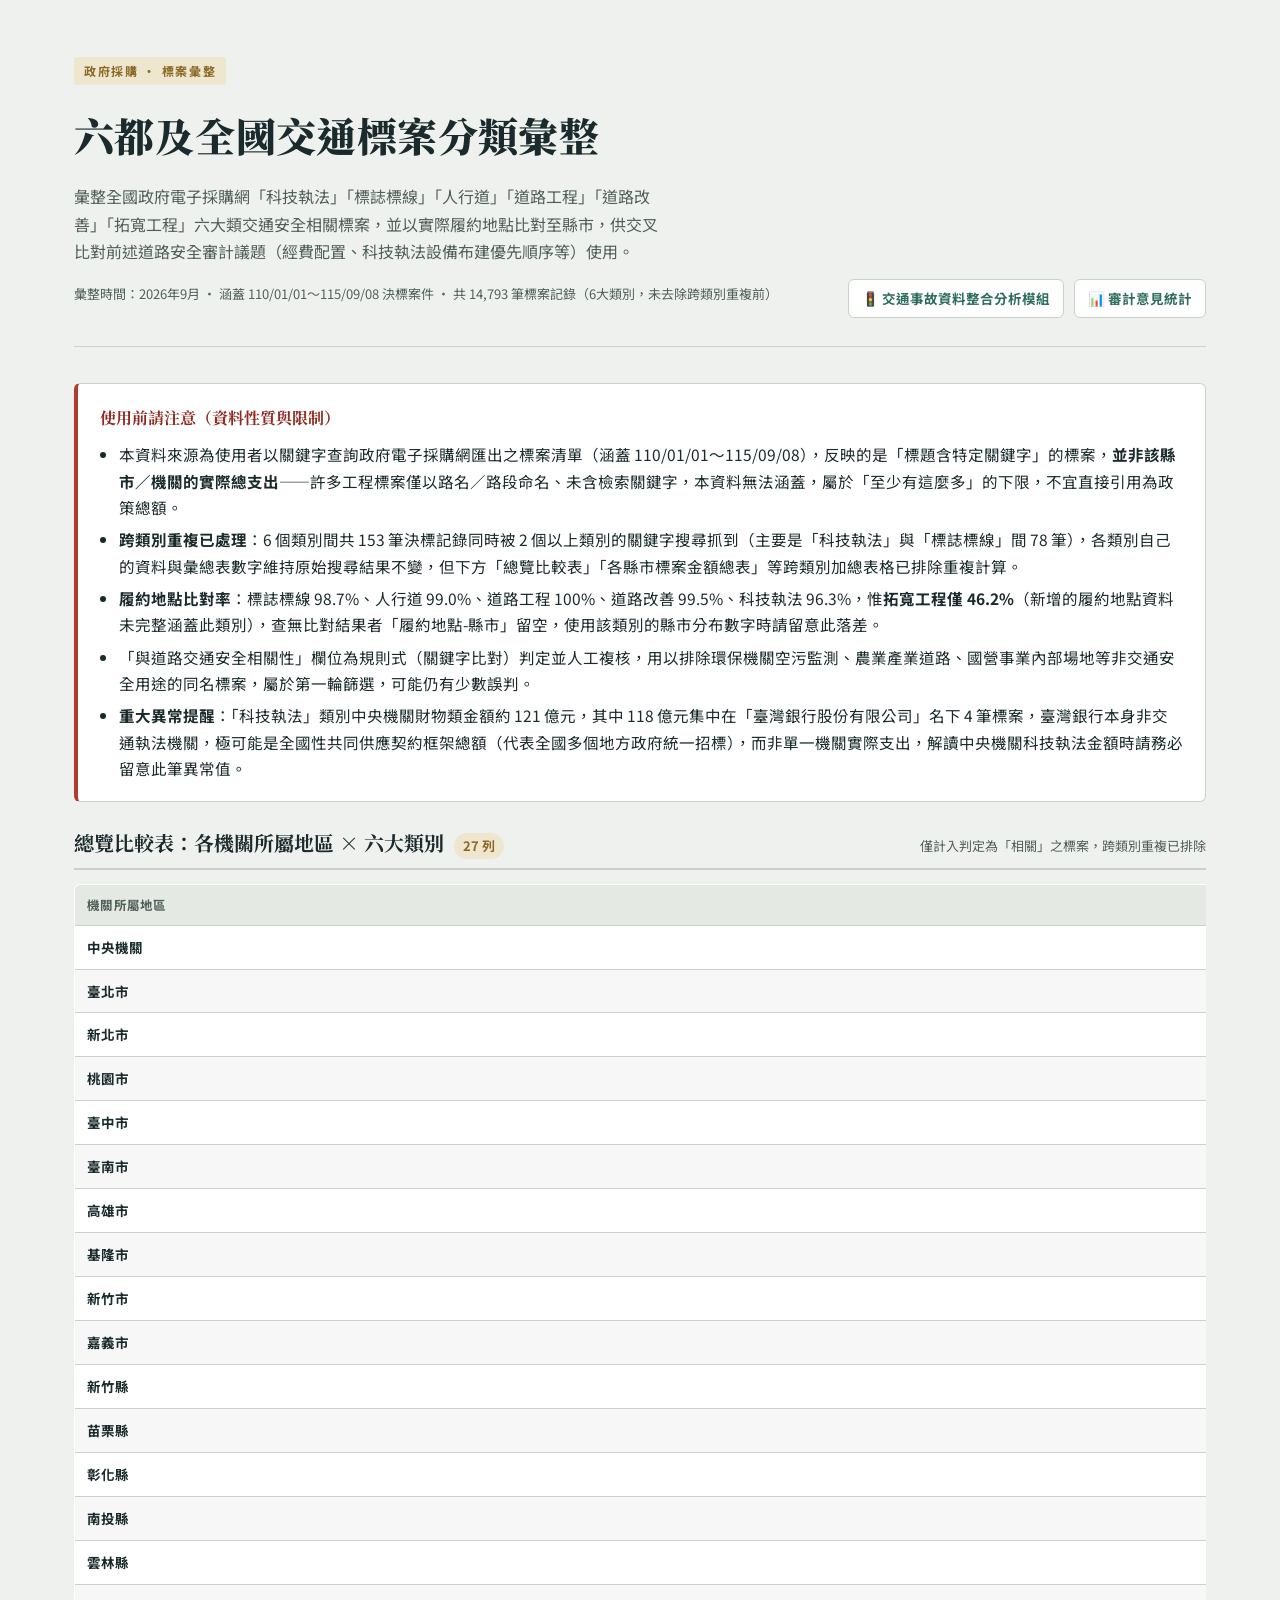
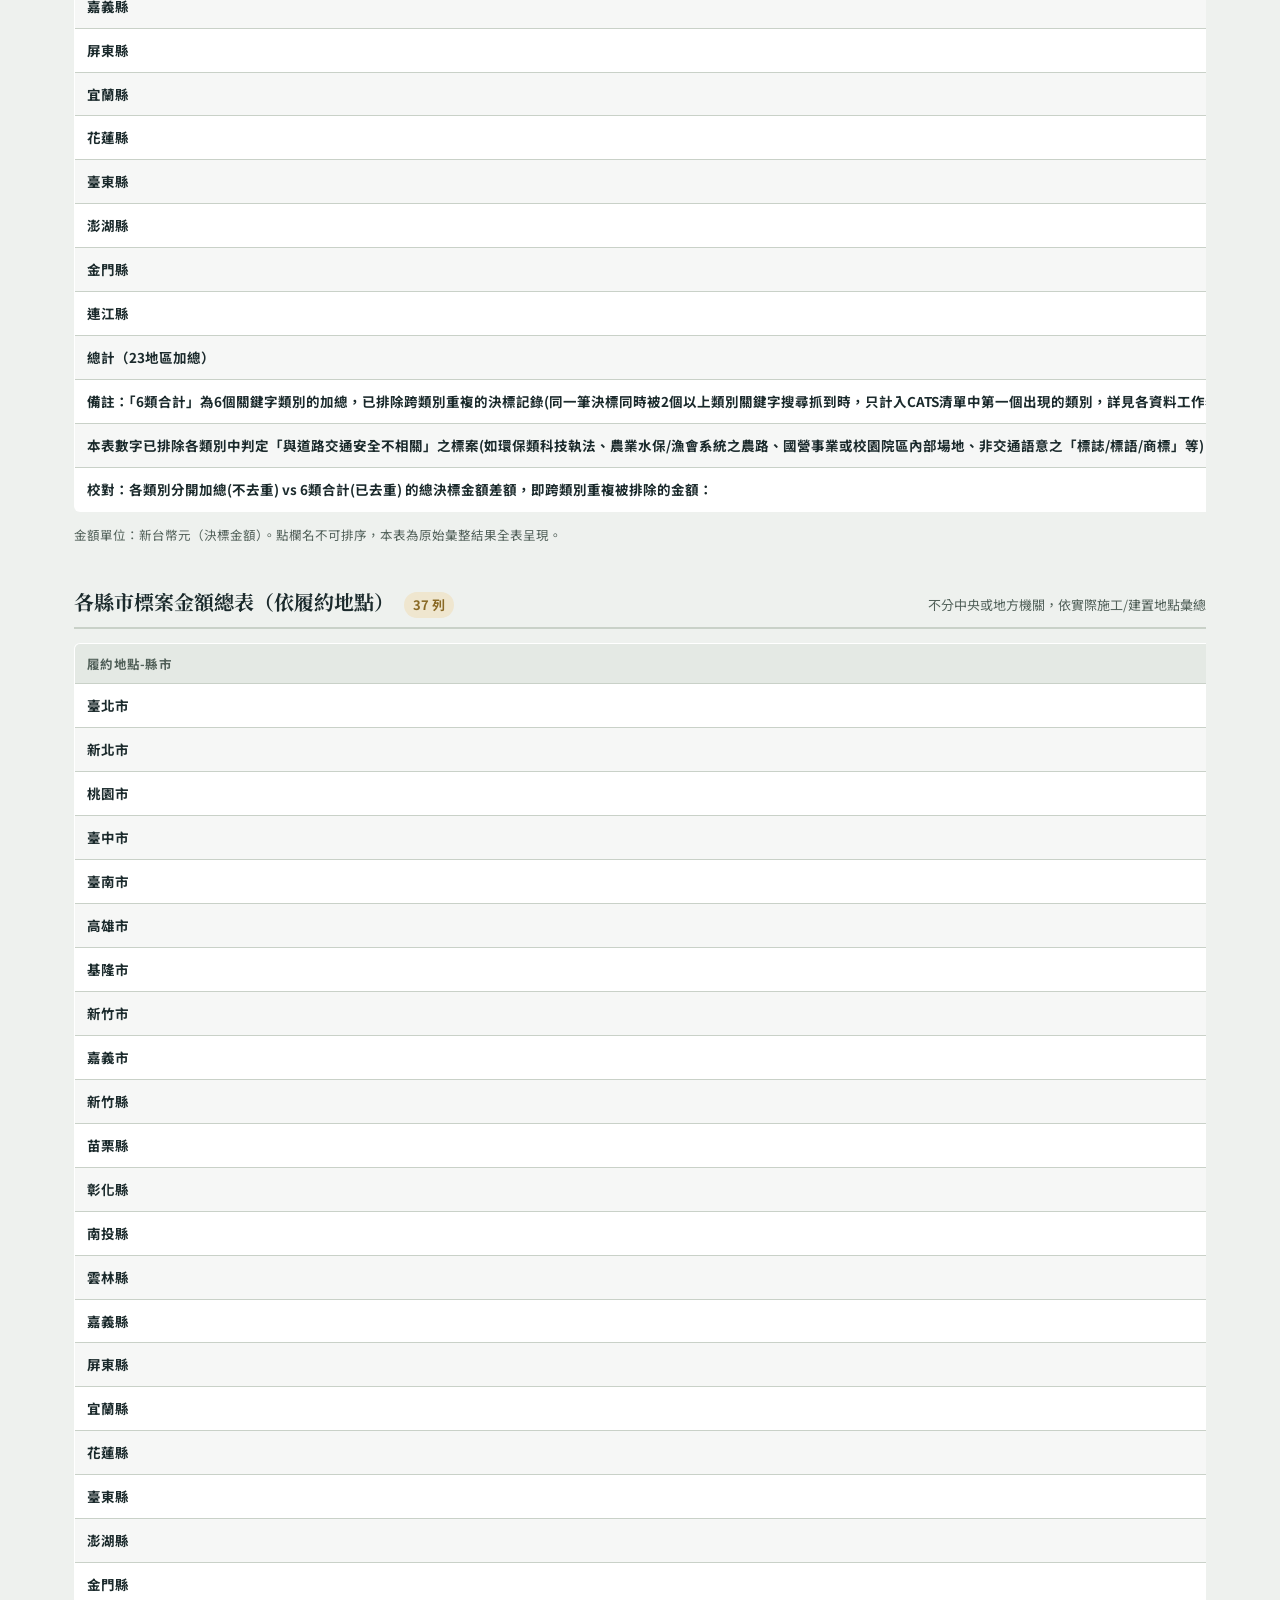
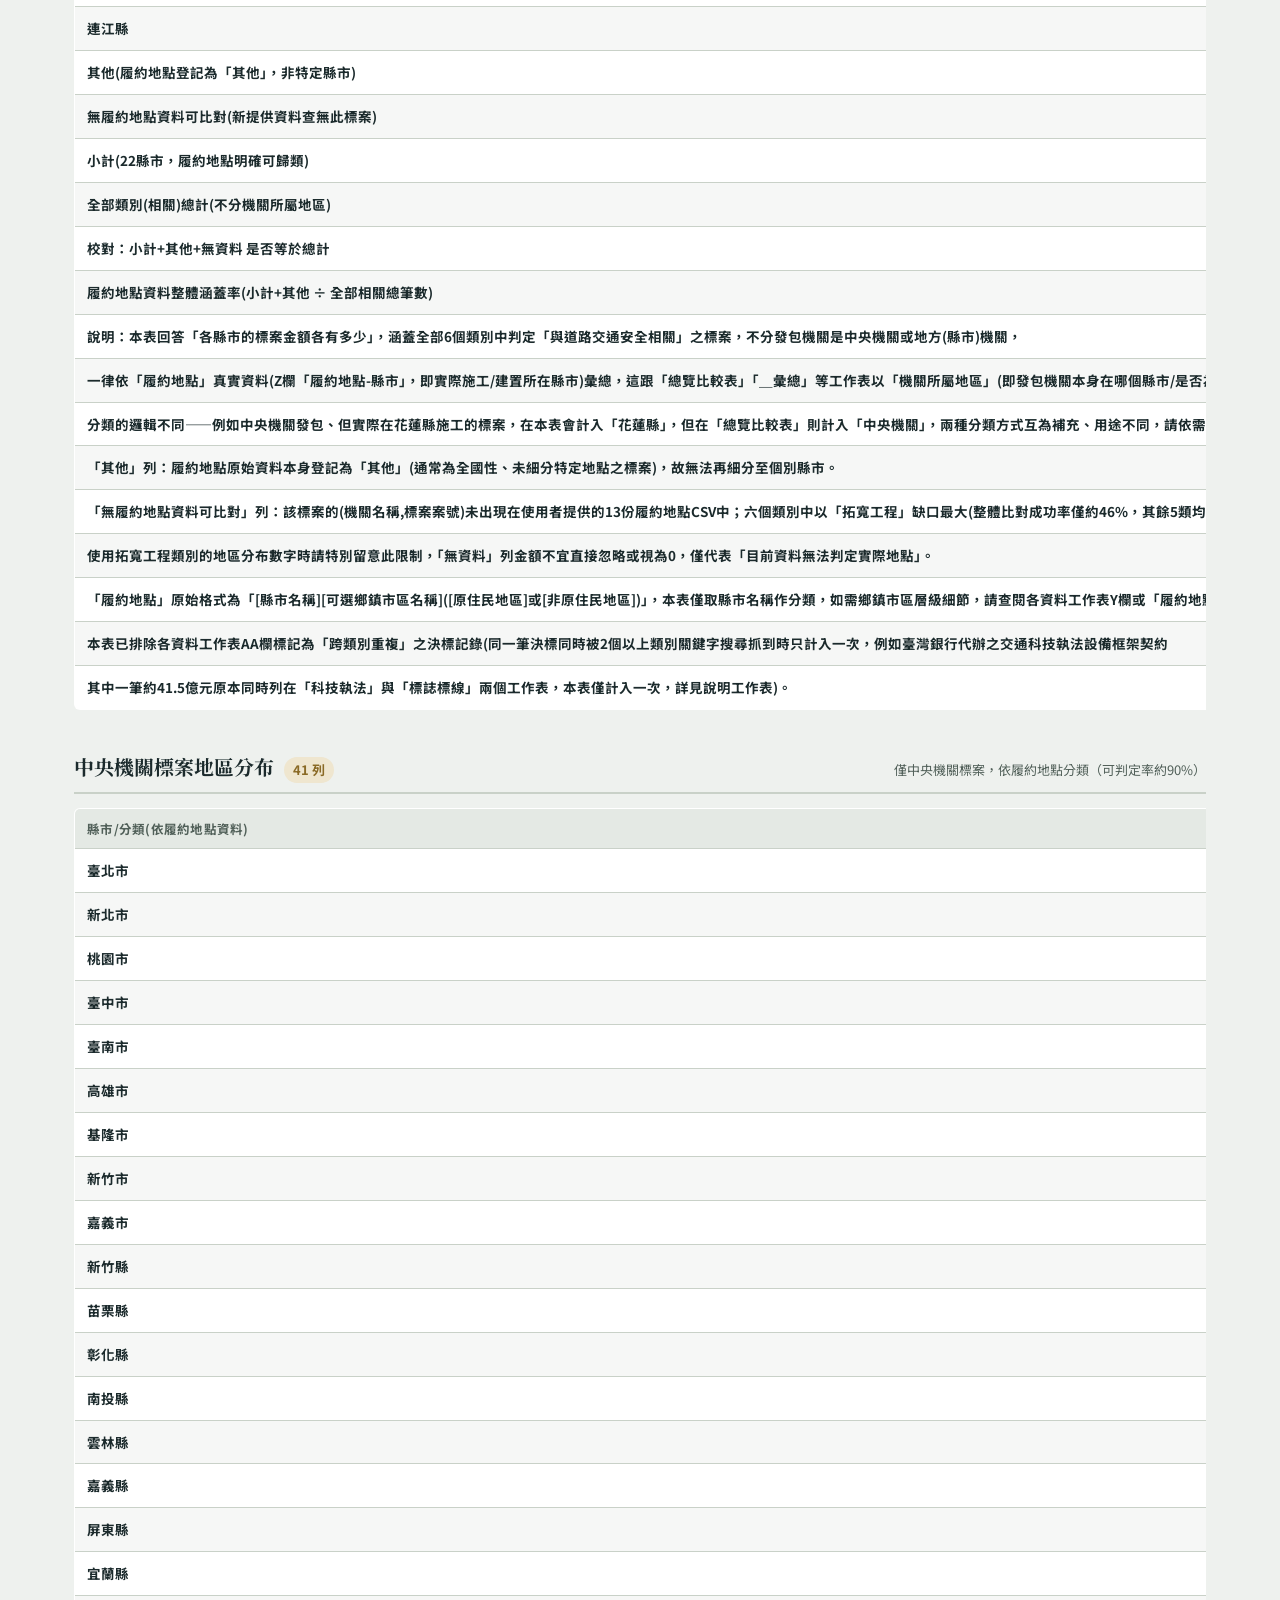
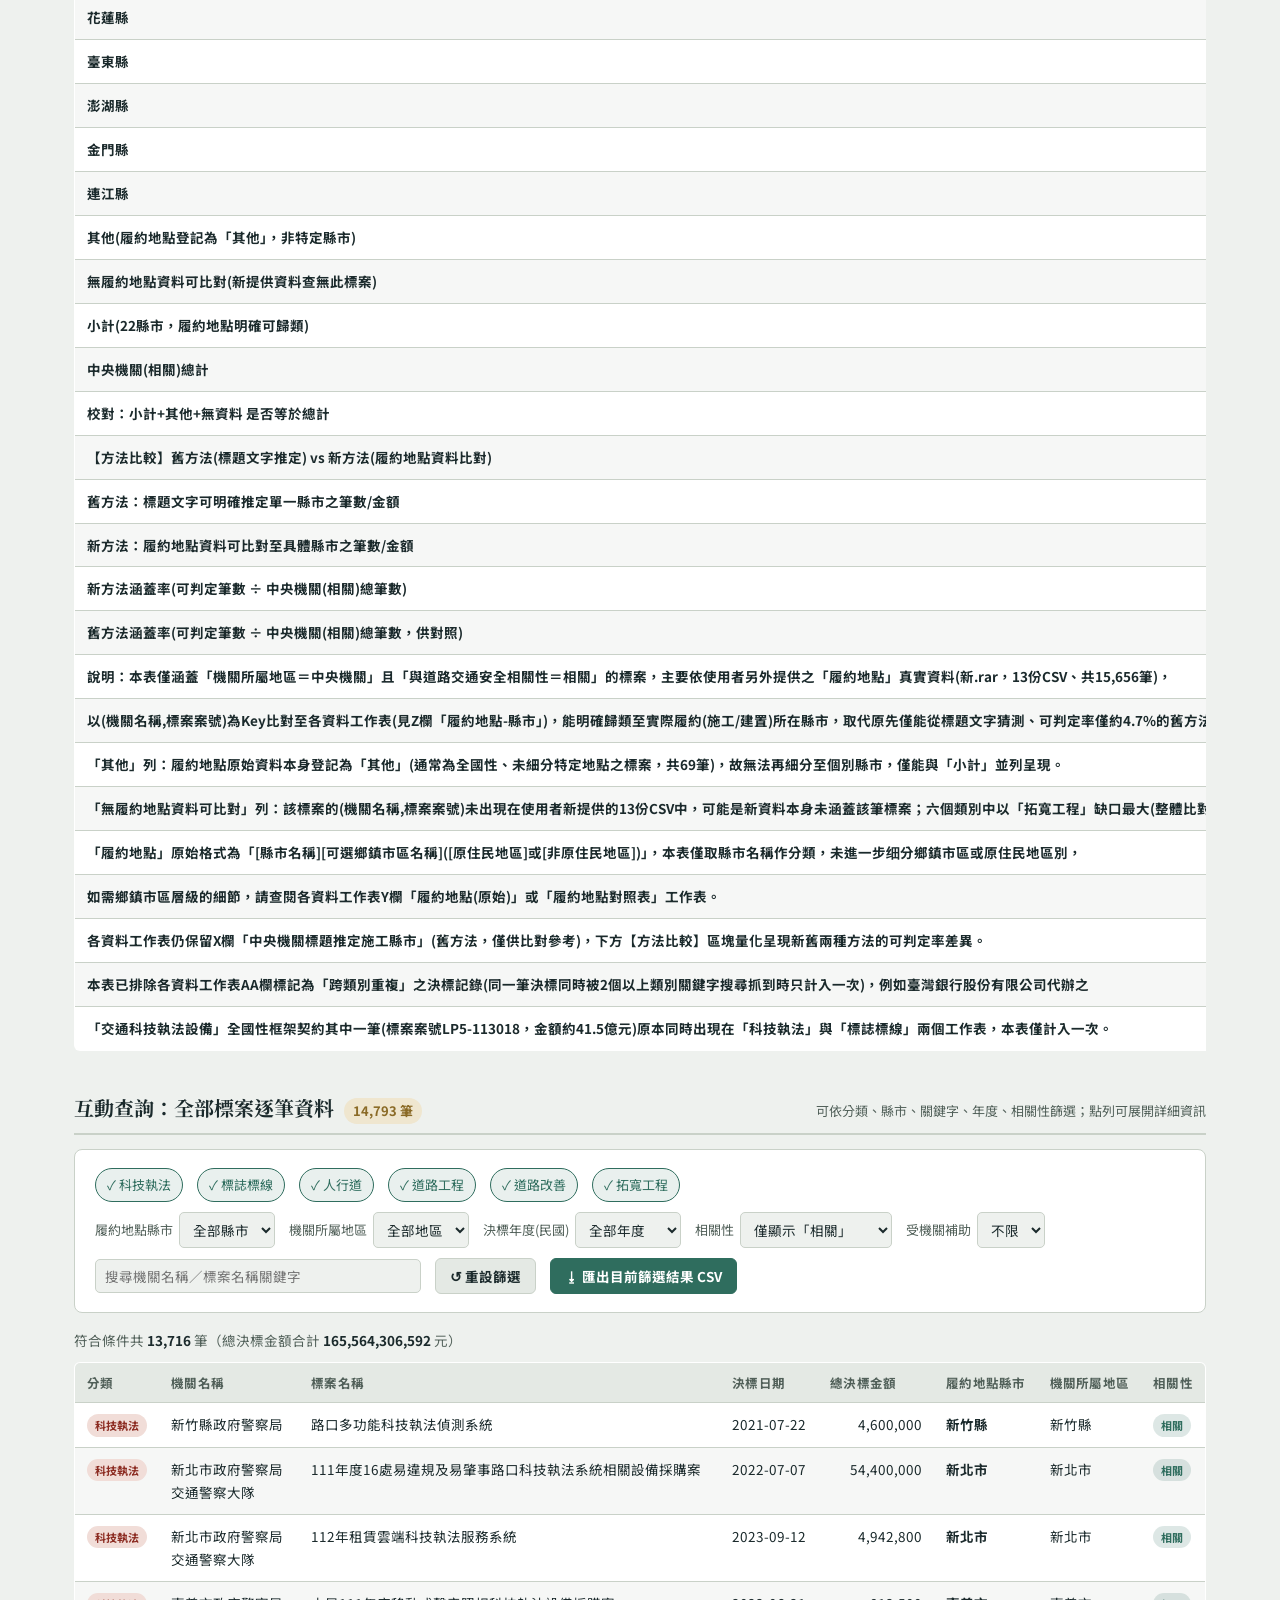
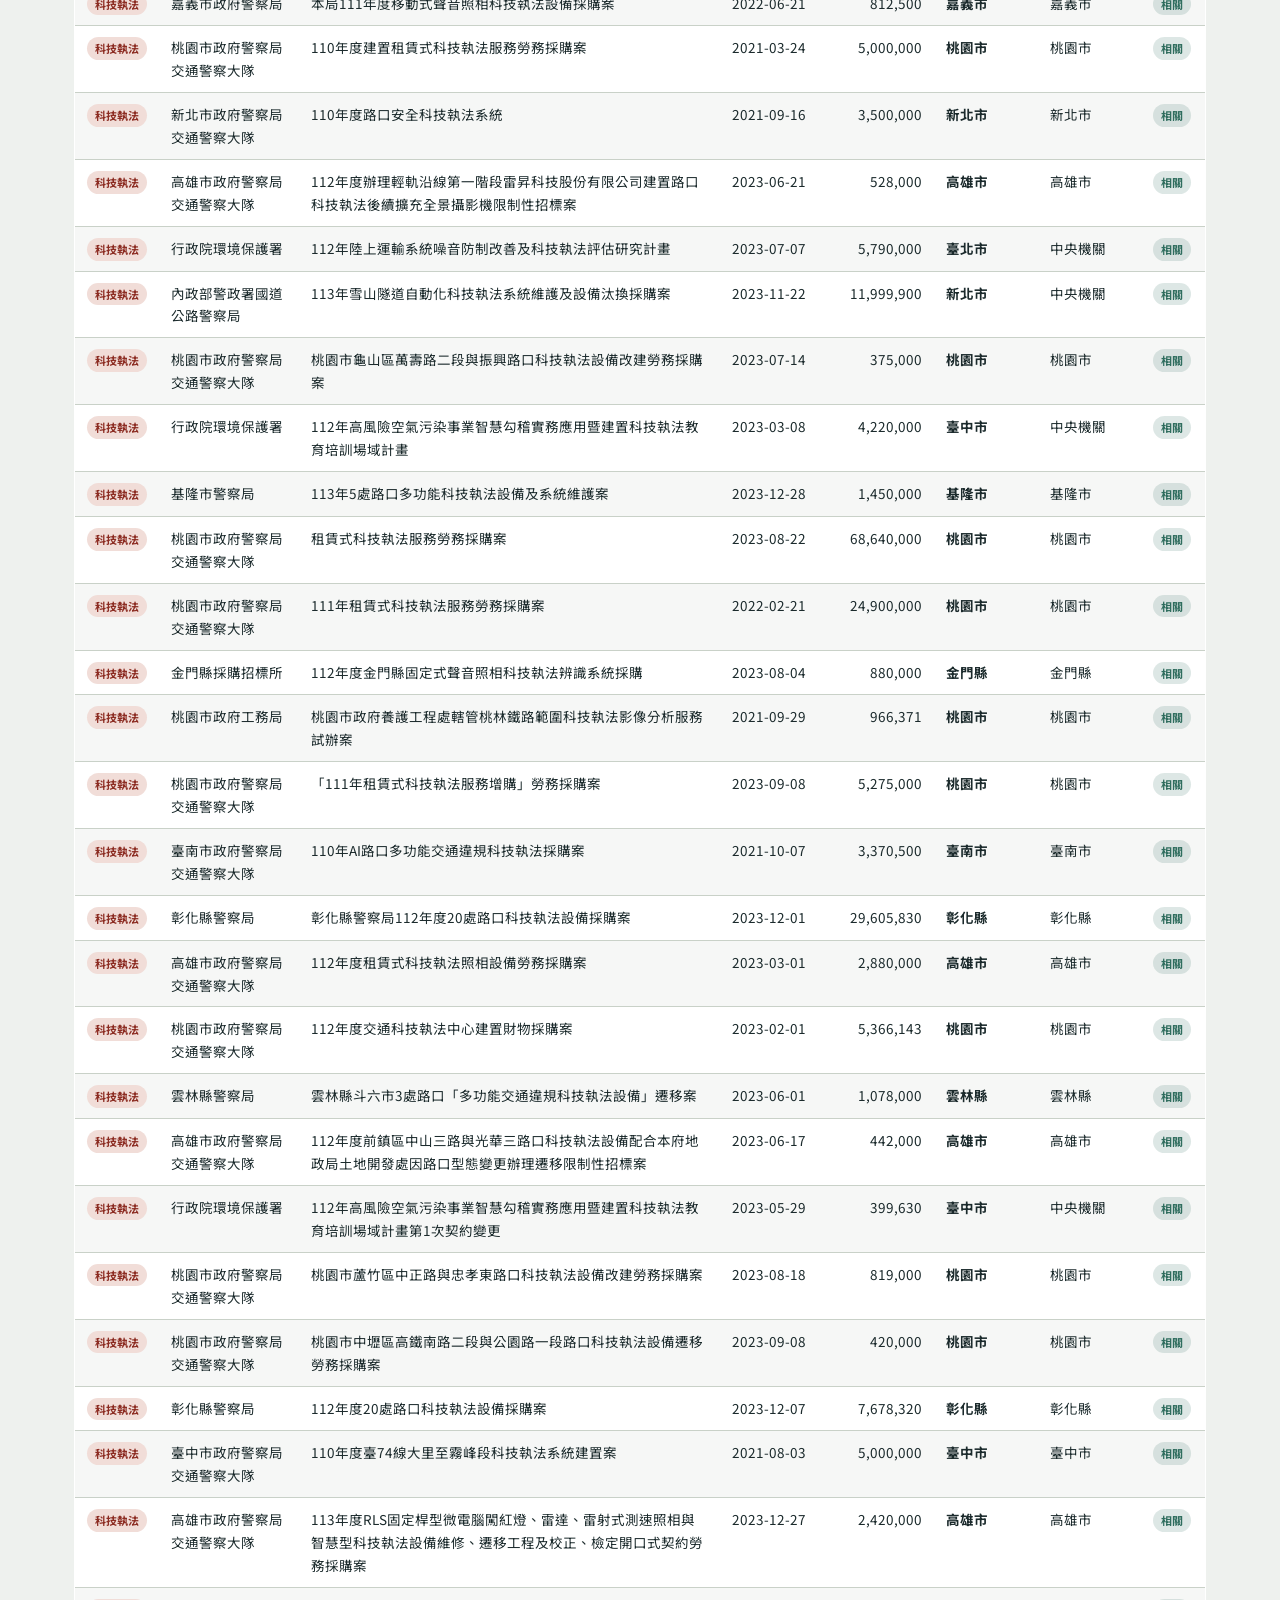
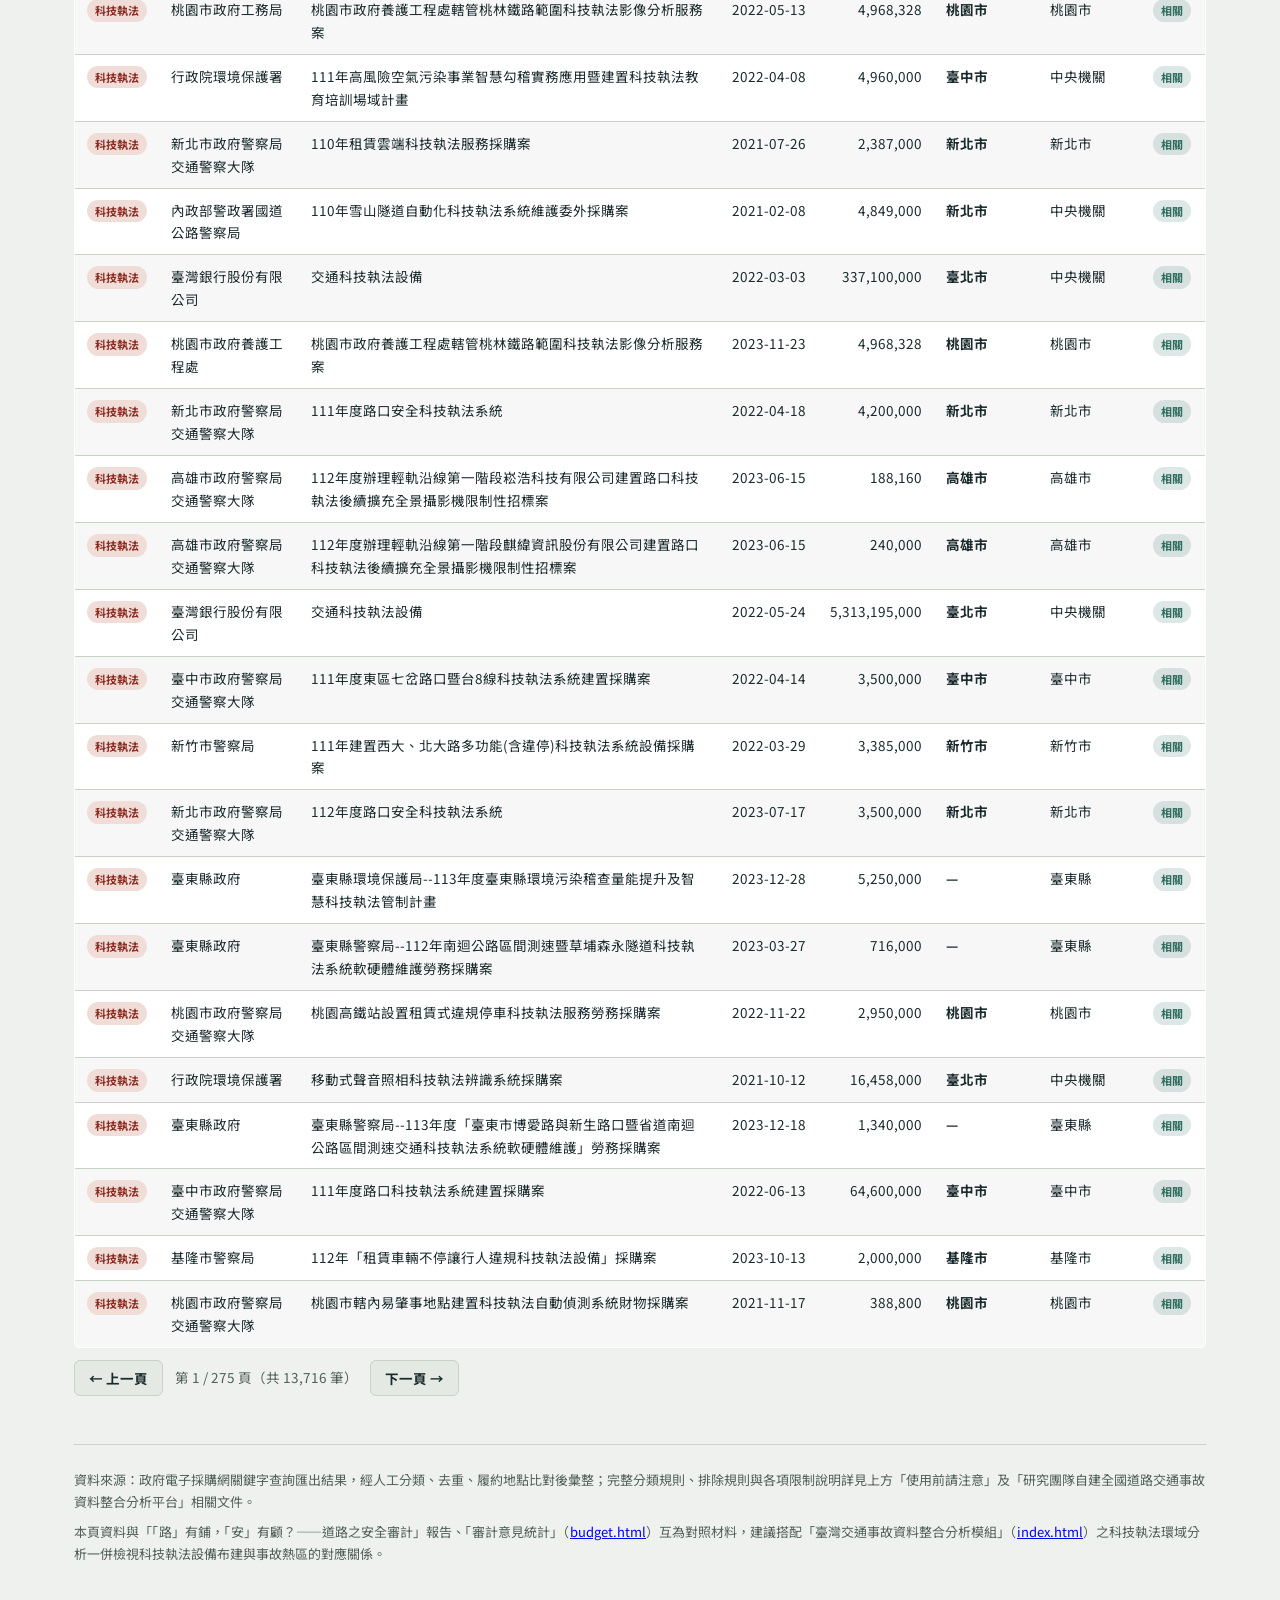
<file: tenders.html>
<!doctype html>
<html lang="zh-Hant">
<head>
<meta charset="utf-8">
<meta name="viewport" content="width=device-width, initial-scale=1">
<title>六都及全國交通標案分類彙整</title>
<style>
:root{
  --bg:#eef1ee;
  --surface:#ffffff;
  --surface-alt:#e4e9e4;
  --ink:#1b2a2c;
  --ink-soft:#516059;
  --line:#c9d1c8;
  --accent:#b23a2e;
  --accent-soft:#f1ddd8;
  --accent-ink:#8c2c22;
  --gold:#8a6a26;
  --gold-soft:#efe6cf;
  --focus:#2f6d5e;
}
@media (prefers-color-scheme: dark){
  :root:not([data-theme="light"]){
    --bg:#11181a;
    --surface:#182122;
    --surface-alt:#1f2a2b;
    --ink:#e7ede9;
    --ink-soft:#a2b3ab;
    --line:#33413f;
    --accent:#e2786a;
    --accent-soft:#3a2622;
    --accent-ink:#f0a598;
    --gold:#d3b06a;
    --gold-soft:#3a331f;
    --focus:#7fc9ae;
  }
}
:root[data-theme="dark"]{
  --bg:#11181a;
  --surface:#182122;
  --surface-alt:#1f2a2b;
  --ink:#e7ede9;
  --ink-soft:#a2b3ab;
  --line:#33413f;
  --accent:#e2786a;
  --accent-soft:#3a2622;
  --accent-ink:#f0a598;
  --gold:#d3b06a;
  --gold-soft:#3a331f;
  --focus:#7fc9ae;
}

*{box-sizing:border-box;}
body{
  background:var(--bg);
  color:var(--ink);
  font-family:"Noto Sans TC","Microsoft JhengHei",sans-serif;
  line-height:1.7;
  font-size:15.5px;
}
.wrap{
  max-width:1180px;
  margin:0 auto;
  padding:48px 24px 80px;
}
header{
  margin-bottom:36px;
  padding-bottom:28px;
  border-bottom:1px solid var(--line);
  display:flex;
  flex-wrap:wrap;
  gap:20px;
  align-items:flex-end;
  justify-content:space-between;
}
.header-main{flex:1 1 420px;}
.eyebrow{
  display:inline-block;
  font-size:12px;
  letter-spacing:.14em;
  color:var(--gold);
  background:var(--gold-soft);
  padding:4px 10px;
  border-radius:3px;
  margin-bottom:16px;
  font-weight:700;
}
h1{
  font-family:"Noto Serif TC",serif;
  font-weight:900;
  font-size:clamp(28px,4.4vw,40px);
  margin:0 0 14px;
  text-wrap:balance;
  letter-spacing:.01em;
}
.lede{color:var(--ink-soft);font-size:16px;max-width:66ch;margin:0;}
.meta{margin-top:18px;font-size:13px;color:var(--ink-soft);font-variant-numeric:tabular-nums;}
.header-nav{display:flex;gap:10px;flex-wrap:wrap;}
.nav-link{
  display:inline-flex;align-items:center;gap:6px;
  color:var(--focus);background:var(--surface);border:1px solid var(--line);
  padding:7px 13px;border-radius:6px;font-size:13.5px;font-weight:700;text-decoration:none;white-space:nowrap;
}
.nav-link:hover{border-color:var(--focus);}

.callout{
  background:var(--surface);
  border:1px solid var(--line);
  border-left:4px solid var(--accent);
  border-radius:6px;
  padding:20px 22px;
  margin:0 0 24px;
}
.callout h2{font-family:"Noto Serif TC",serif;font-size:16px;margin:0 0 10px;color:var(--accent-ink);}
.callout ul{margin:0;padding-left:1.2em;}
.callout li{margin-bottom:6px;}
.callout li:last-child{margin-bottom:0;}
.callout p{margin:0 0 8px;}
.callout p:last-child{margin-bottom:0;}

section.group{margin-bottom:40px;}
.group-head{
  display:flex;align-items:baseline;gap:10px;margin-bottom:14px;padding-bottom:8px;
  border-bottom:2px solid var(--line);flex-wrap:wrap;
}
.group-head h2{font-family:"Noto Serif TC",serif;font-size:20px;margin:0;font-weight:700;}
.group-head .count{
  font-size:13px;color:var(--gold);font-weight:700;background:var(--gold-soft);
  padding:2px 9px;border-radius:20px;font-variant-numeric:tabular-nums;
}
.group-note{font-size:13px;color:var(--ink-soft);margin-left:auto;}

.table-scroll{overflow-x:auto;}
table{
  width:100%;border-collapse:collapse;background:var(--surface);
  border:1px solid var(--line);border-radius:6px;overflow:hidden;
}
th{
  text-align:left;font-size:12.5px;letter-spacing:.02em;color:var(--ink-soft);font-weight:700;
  padding:9px 12px;background:var(--surface-alt);border-bottom:1px solid var(--line);white-space:nowrap;
}
th.sortable{cursor:pointer;user-select:none;}
th.sortable:hover{color:var(--ink);}
td{padding:10px 12px;border-bottom:1px solid var(--line);vertical-align:top;font-size:13.5px;}
tr:last-child td{border-bottom:none;}
tr:nth-child(even) td{background:color-mix(in srgb, var(--surface-alt) 35%, transparent);}
.amt{font-variant-numeric:tabular-nums;white-space:nowrap;text-align:right;}
.num{font-variant-numeric:tabular-nums;white-space:nowrap;text-align:right;}
.city{font-weight:700;white-space:nowrap;}
.note{color:var(--ink-soft);font-size:12.5px;}
.src-note{font-size:12.5px;color:var(--ink-soft);margin-top:12px;}
.badge{
  font-size:11px;font-weight:700;padding:2px 8px;border-radius:20px;white-space:nowrap;display:inline-block;
}
.badge.rel{color:var(--focus);background:color-mix(in srgb, var(--focus) 16%, transparent);}
.badge.excl{color:var(--ink-soft);background:var(--surface-alt);}
.badge.cat{color:var(--accent-ink);background:var(--accent-soft);}

.panel{
  background:var(--surface);border:1px solid var(--line);border-radius:8px;
  padding:18px 20px;margin-bottom:16px;
}
.filter-row{display:flex;flex-wrap:wrap;gap:10px 14px;align-items:center;margin-bottom:10px;}
.filter-row:last-child{margin-bottom:0;}
.filter-row label{font-size:13px;color:var(--ink-soft);display:flex;align-items:center;gap:6px;}
select,input[type="text"],input[type="search"],input[type="number"]{
  font-family:inherit;font-size:13.5px;padding:6px 9px;border-radius:5px;border:1px solid var(--line);
  background:var(--bg);color:var(--ink);
}
input[type="search"]{min-width:220px;}
.chip{
  display:inline-flex;align-items:center;gap:5px;font-size:13px;padding:5px 11px;border-radius:20px;
  border:1px solid var(--line);background:var(--bg);cursor:pointer;user-select:none;
}
.chip input{margin:0;}
.chip.active{border-color:var(--focus);color:var(--focus);background:color-mix(in srgb, var(--focus) 10%, transparent);}
.btn{
  font-family:inherit;font-size:13.5px;font-weight:700;padding:7px 14px;border-radius:6px;
  border:1px solid var(--line);background:var(--surface-alt);color:var(--ink);cursor:pointer;
}
.btn:hover{border-color:var(--focus);}
.btn.primary{background:var(--focus);color:#fff;border-color:var(--focus);}
.summary-line{font-size:13.5px;color:var(--ink-soft);margin:10px 0;}
.summary-line b{color:var(--ink);font-variant-numeric:tabular-nums;}
.pagination{display:flex;align-items:center;gap:12px;margin-top:12px;font-size:13.5px;color:var(--ink-soft);}
.detail-row td{background:var(--surface-alt) !important;font-size:13px;color:var(--ink-soft);}
.detail-row .detail-grid{display:grid;grid-template-columns:repeat(auto-fit,minmax(220px,1fr));gap:6px 20px;}
.detail-grid div b{color:var(--ink);font-weight:700;}
tr.record-row{cursor:pointer;}
tr.record-row:hover td{background:color-mix(in srgb, var(--focus) 8%, transparent) !important;}
.loading{padding:40px;text-align:center;color:var(--ink-soft);}

footer{margin-top:48px;padding-top:24px;border-top:1px solid var(--line);font-size:13px;color:var(--ink-soft);}
footer p{margin:0 0 8px;}

@media (max-width:640px){
  .group-note{display:none;}
}
</style>
<link rel="preconnect" href="https://fonts.googleapis.com">
<link rel="stylesheet" href="https://fonts.googleapis.com/css2?family=Noto+Serif+TC:wght@700;900&family=Noto+Sans+TC:wght@400;500;700&display=swap">
</head>
<body>
<div class="wrap">

  <header>
    <div class="header-main">
      <span class="eyebrow">政府採購 · 標案彙整</span>
      <h1>六都及全國交通標案分類彙整</h1>
      <p class="lede">彙整全國政府電子採購網「科技執法」「標誌標線」「人行道」「道路工程」「道路改善」「拓寬工程」六大類交通安全相關標案，並以實際履約地點比對至縣市，供交叉比對前述道路安全審計議題（經費配置、科技執法設備布建優先順序等）使用。</p>
      <p class="meta" id="metaLine">載入中…</p>
    </div>
    <div class="header-nav">
      <a class="nav-link" href="index.html">🚦 交通事故資料整合分析模組</a>
      <a class="nav-link" href="budget.html">📊 審計意見統計</a>
    </div>
  </header>

  <div class="callout">
    <h2>使用前請注意（資料性質與限制）</h2>
    <ul>
      <li>本資料來源為使用者以關鍵字查詢政府電子採購網匯出之標案清單（涵蓋 110/01/01～115/09/08），反映的是「標題含特定關鍵字」的標案，<strong>並非該縣市／機關的實際總支出</strong>——許多工程標案僅以路名／路段命名、未含檢索關鍵字，本資料無法涵蓋，屬於「至少有這麼多」的下限，不宜直接引用為政策總額。</li>
      <li><strong>跨類別重複已處理</strong>：6 個類別間共 153 筆決標記錄同時被 2 個以上類別的關鍵字搜尋抓到（主要是「科技執法」與「標誌標線」間 78 筆），各類別自己的資料與彙總表數字維持原始搜尋結果不變，但下方「總覽比較表」「各縣市標案金額總表」等跨類別加總表格已排除重複計算。</li>
      <li><strong>履約地點比對率</strong>：標誌標線 98.7%、人行道 99.0%、道路工程 100%、道路改善 99.5%、科技執法 96.3%，惟<strong>拓寬工程僅 46.2%</strong>（新增的履約地點資料未完整涵蓋此類別），查無比對結果者「履約地點-縣市」留空，使用該類別的縣市分布數字時請留意此落差。</li>
      <li>「與道路交通安全相關性」欄位為規則式（關鍵字比對）判定並人工複核，用以排除環保機關空污監測、農業產業道路、國營事業內部場地等非交通安全用途的同名標案，屬於第一輪篩選，可能仍有少數誤判。</li>
      <li><strong>重大異常提醒</strong>：「科技執法」類別中央機關財物類金額約 121 億元，其中 118 億元集中在「臺灣銀行股份有限公司」名下 4 筆標案，臺灣銀行本身非交通執法機關，極可能是全國性共同供應契約框架總額（代表全國多個地方政府統一招標），而非單一機關實際支出，解讀中央機關科技執法金額時請務必留意此筆異常值。</li>
    </ul>
  </div>

  <section class="group">
    <div class="group-head">
      <h2>總覽比較表：各機關所屬地區 × 六大類別</h2>
      <span class="count" id="overviewCount">—</span>
      <span class="group-note">僅計入判定為「相關」之標案，跨類別重複已排除</span>
    </div>
    <div class="table-scroll"><table id="overviewTable"><tbody><tr><td class="loading">載入中…</td></tr></tbody></table></div>
    <p class="src-note">金額單位：新台幣元（決標金額）。點欄名不可排序，本表為原始彙整結果全表呈現。</p>
  </section>

  <section class="group">
    <div class="group-head">
      <h2>各縣市標案金額總表（依履約地點）</h2>
      <span class="count" id="byCountyCount">—</span>
      <span class="group-note">不分中央或地方機關，依實際施工/建置地點彙總</span>
    </div>
    <div class="table-scroll"><table id="byCountyTable"><tbody><tr><td class="loading">載入中…</td></tr></tbody></table></div>
  </section>

  <section class="group">
    <div class="group-head">
      <h2>中央機關標案地區分布</h2>
      <span class="count" id="byRegionCount">—</span>
      <span class="group-note">僅中央機關標案，依履約地點分類（可判定率約90%）</span>
    </div>
    <div class="table-scroll"><table id="byRegionTable"><tbody><tr><td class="loading">載入中…</td></tr></tbody></table></div>
  </section>

  <section class="group">
    <div class="group-head">
      <h2>互動查詢：全部標案逐筆資料</h2>
      <span class="count" id="recordCountBadge">—</span>
      <span class="group-note">可依分類、縣市、關鍵字、年度、相關性篩選；點列可展開詳細資訊</span>
    </div>

    <div class="panel">
      <div class="filter-row" id="categoryChips"></div>
      <div class="filter-row">
        <label>履約地點縣市
          <select id="fCounty"><option value="">全部縣市</option></select>
        </label>
        <label>機關所屬地區
          <select id="fRegion"><option value="">全部地區</option></select>
        </label>
        <label>決標年度(民國)
          <select id="fYear"><option value="">全部年度</option></select>
        </label>
        <label>相關性
          <select id="fRelevance">
            <option value="相關" selected>僅顯示「相關」</option>
            <option value="">全部（含不相關）</option>
            <option value="不相關">僅顯示「不相關」</option>
          </select>
        </label>
        <label>受機關補助
          <select id="fSubsidized">
            <option value="">不限</option>
            <option value="是">是</option>
            <option value="否">否</option>
          </select>
        </label>
        <input type="search" id="fKeyword" placeholder="搜尋機關名稱／標案名稱關鍵字">
        <button class="btn" id="fReset">↺ 重設篩選</button>
        <button class="btn primary" id="fExport">⭳ 匯出目前篩選結果 CSV</button>
      </div>
    </div>

    <div class="summary-line" id="filterSummary"></div>
    <div class="table-scroll"><table id="recordsTable">
      <thead><tr>
        <th class="sortable" data-key="category">分類</th>
        <th class="sortable" data-key="agency">機關名稱</th>
        <th class="sortable" data-key="title">標案名稱</th>
        <th class="sortable" data-key="awardDate">決標日期</th>
        <th class="sortable" data-key="totalAmount">總決標金額</th>
        <th class="sortable" data-key="performLocCounty">履約地點縣市</th>
        <th class="sortable" data-key="region">機關所屬地區</th>
        <th class="sortable" data-key="relevance">相關性</th>
      </tr></thead>
      <tbody id="recordsBody"><tr><td colspan="8" class="loading">載入中…</td></tr></tbody>
    </table></div>
    <div class="pagination" id="pagination"></div>
  </section>

  <footer>
    <p>資料來源：政府電子採購網關鍵字查詢匯出結果，經人工分類、去重、履約地點比對後彙整；完整分類規則、排除規則與各項限制說明詳見上方「使用前請注意」及「研究團隊自建全國道路交通事故資料整合分析平台」相關文件。</p>
    <p>本頁資料與「「路」有鋪，「安」有顧？——道路之安全審計」報告、「審計意見統計」（<a href="budget.html">budget.html</a>）互為對照材料，建議搭配「臺灣交通事故資料整合分析模組」（<a href="index.html">index.html</a>）之科技執法環域分析一併檢視科技執法設備布建與事故熱區的對應關係。</p>
  </footer>

</div>

<script src="data/tenders.data.js?v=20260908"></script>
<script>
(function(){
  var D = window.TENDERS;
  if (!D) {
    document.getElementById('metaLine').textContent = '資料載入失敗：找不到 data/tenders.data.js，請確認已執行 scripts/build_tenders.py。';
    return;
  }

  function fmtNum(n){ return (n===null||n===undefined||isNaN(n)) ? '—' : Number(n).toLocaleString('zh-Hant'); }
  function fmtAmt(n){ return (n===null||n===undefined) ? '—' : Number(n).toLocaleString('zh-Hant'); }

  document.getElementById('metaLine').textContent =
    '彙整時間：2026年9月 · 涵蓋 110/01/01～115/09/08 決標案件 · 共 ' + fmtNum(D.meta.recordCount) + ' 筆標案記錄（6大類別，未去除跨類別重複前）';

  // ---- 通用：把 array-of-object（欄名為原始中文表頭）畫成表格 ----
  function renderGenericTable(tableId, rows, countId) {
    var table = document.getElementById(tableId);
    if (!rows || !rows.length) { table.querySelector('tbody').innerHTML = '<tr><td class="loading">無資料</td></tr>'; return; }
    var cols = Object.keys(rows[0]);
    var thead = '<thead><tr>' + cols.map(function(c){ return '<th>' + c + '</th>'; }).join('') + '</tr></thead>';
    var tbody = '<tbody>' + rows.map(function(r){
      return '<tr>' + cols.map(function(c){
        var v = r[c];
        var isAmt = /金額/.test(c);
        var isNum = typeof v === 'number';
        var cls = isAmt ? 'amt' : (isNum ? 'num' : '');
        var disp = isAmt ? fmtAmt(v) : (isNum ? fmtNum(v) : (v == null ? '—' : v));
        var cityCls = (c.indexOf('地區') >= 0 || c.indexOf('縣市') >= 0) ? ' class="city ' + cls + '"' : (cls ? ' class="' + cls + '"' : '');
        return '<td' + cityCls + '>' + disp + '</td>';
      }).join('') + '</tr>';
    }).join('') + '</tbody>';
    table.innerHTML = thead + tbody;
    if (countId) document.getElementById(countId).textContent = rows.length + ' 列';
  }

  renderGenericTable('overviewTable', D.overview, 'overviewCount');
  renderGenericTable('byCountyTable', D.byCounty, 'byCountyCount');
  renderGenericTable('byRegionTable', D.byRegionCentral, 'byRegionCount');

  // ---- 互動查詢：逐筆標案資料 ----
  var records = D.records || [];
  document.getElementById('recordCountBadge').textContent = fmtNum(records.length) + ' 筆';

  var counties = Array.from(new Set(records.map(function(r){ return r.performLocCounty; }).filter(Boolean))).sort(function(a,b){ return a.localeCompare(b,'zh-Hant'); });
  var regions = Array.from(new Set(records.map(function(r){ return r.region; }).filter(Boolean))).sort(function(a,b){ return a.localeCompare(b,'zh-Hant'); });
  var years = Array.from(new Set(records.map(function(r){ return r.awardYear; }).filter(function(y){ return y != null; }))).sort(function(a,b){ return a-b; });

  document.getElementById('fCounty').innerHTML += counties.map(function(c){ return '<option value="'+c+'">'+c+'</option>'; }).join('');
  document.getElementById('fRegion').innerHTML += regions.map(function(c){ return '<option value="'+c+'">'+c+'</option>'; }).join('');
  document.getElementById('fYear').innerHTML += years.map(function(y){ return '<option value="'+y+'">民國'+y+'年</option>'; }).join('');

  var activeCats = new Set(D.meta.categories);
  var catChipsEl = document.getElementById('categoryChips');
  catChipsEl.innerHTML = D.meta.categories.map(function(c){
    return '<span class="chip active" data-cat="'+c+'">✓ '+c+'</span>';
  }).join('');
  catChipsEl.querySelectorAll('.chip').forEach(function(chip){
    chip.addEventListener('click', function(){
      var cat = chip.dataset.cat;
      if (activeCats.has(cat)) {
        activeCats.delete(cat); chip.classList.remove('active'); chip.textContent = '　' + cat;
      } else {
        activeCats.add(cat); chip.classList.add('active'); chip.textContent = '✓ ' + cat;
      }
      state.page = 1; render();
    });
  });

  var state = { page: 1, pageSize: 50, sortKey: null, sortDir: 1 };
  var PAGE_SIZE = 50;

  function filtered() {
    var county = document.getElementById('fCounty').value;
    var region = document.getElementById('fRegion').value;
    var year = document.getElementById('fYear').value;
    var relevance = document.getElementById('fRelevance').value;
    var subsidized = document.getElementById('fSubsidized').value;
    var kw = document.getElementById('fKeyword').value.trim().toLowerCase();
    return records.filter(function(r){
      if (!activeCats.has(r.category)) return false;
      if (county && r.performLocCounty !== county) return false;
      if (region && r.region !== region) return false;
      if (year && String(r.awardYear) !== year) return false;
      if (relevance && r.relevance !== relevance) return false;
      if (subsidized && r.subsidized !== subsidized) return false;
      if (kw) {
        var hay = ((r.agency||'') + ' ' + (r.title||'')).toLowerCase();
        if (hay.indexOf(kw) === -1) return false;
      }
      return true;
    });
  }

  function sortRows(rows) {
    if (!state.sortKey) return rows;
    var k = state.sortKey, dir = state.sortDir;
    return rows.slice().sort(function(a,b){
      var av = a[k], bv = b[k];
      if (av == null && bv == null) return 0;
      if (av == null) return 1;
      if (bv == null) return -1;
      if (typeof av === 'number' && typeof bv === 'number') return (av - bv) * dir;
      return String(av).localeCompare(String(bv), 'zh-Hant') * dir;
    });
  }

  function detailHtml(r) {
    var fields = [
      ['標案案號', r.tenderNo], ['決標方式', r.awardMethod], ['預算金額', fmtAmt(r.budget)],
      ['底價金額', fmtAmt(r.baseAmount)], ['標比(%)', r.bidRatio], ['標的分類', r.targetType],
      ['標的分類代碼與名稱', r.targetCode], ['招標方式', r.biddingMethod], ['採購金額級距', r.amountTier],
      ['是否受機關補助', r.subsidized], ['補助機關名稱', r.subsidyAgency], ['補助金額', fmtAmt(r.subsidyAmount)],
      ['決標公告日期', r.awardAnnounceDate], ['政府層級', r.govLevel],
      ['履約地點(原始)', r.performLocRaw], ['排除原因(不相關時)', r.excludeReason],
      ['中央機關標題推定施工縣市', r.titleGuessCounty], ['跨類別重複標記', r.crossCategoryDup],
    ];
    return '<div class="detail-grid">' + fields.map(function(f){
      return '<div><b>' + f[0] + '：</b>' + (f[1] == null || f[1] === '' ? '—' : f[1]) + '</div>';
    }).join('') + '</div>';
  }

  var openDetailIdx = null;

  function render() {
    var rows = sortRows(filtered());
    document.getElementById('filterSummary').innerHTML =
      '符合條件共 <b>' + fmtNum(rows.length) + '</b> 筆（總決標金額合計 <b>' + fmtAmt(rows.reduce(function(s,r){ return s + (r.totalAmount||0); }, 0)) + '</b> 元）';

    var totalPages = Math.max(1, Math.ceil(rows.length / PAGE_SIZE));
    if (state.page > totalPages) state.page = totalPages;
    var start = (state.page - 1) * PAGE_SIZE;
    var pageRows = rows.slice(start, start + PAGE_SIZE);

    var thead = document.querySelector('#recordsTable thead tr');
    thead.querySelectorAll('th').forEach(function(th){
      var active = state.sortKey === th.dataset.key;
      var base = th.textContent.replace(/ ▲| ▼/, '');
      th.textContent = base + (active ? (state.sortDir === 1 ? ' ▲' : ' ▼') : '');
    });

    var body = document.getElementById('recordsBody');
    if (!pageRows.length) {
      body.innerHTML = '<tr><td colspan="8" class="loading">沒有符合條件的標案</td></tr>';
    } else {
      body.innerHTML = pageRows.map(function(r, i){
        var idx = start + i;
        var relBadge = r.relevance === '相關' ? '<span class="badge rel">相關</span>' : '<span class="badge excl">不相關</span>';
        var row = '<tr class="record-row" data-idx="' + idx + '">' +
          '<td><span class="badge cat">' + (r.category||'') + '</span></td>' +
          '<td>' + (r.agency||'—') + '</td>' +
          '<td>' + (r.title||'—') + '</td>' +
          '<td class="num">' + (r.awardDate||'—') + '</td>' +
          '<td class="amt">' + fmtAmt(r.totalAmount) + '</td>' +
          '<td class="city">' + (r.performLocCounty||'—') + '</td>' +
          '<td>' + (r.region||'—') + '</td>' +
          '<td>' + relBadge + '</td>' +
        '</tr>';
        if (openDetailIdx === idx) {
          row += '<tr class="detail-row"><td colspan="8">' + detailHtml(r) + '</td></tr>';
        }
        return row;
      }).join('');
      body.querySelectorAll('tr.record-row').forEach(function(tr){
        tr.addEventListener('click', function(){
          var idx = Number(tr.dataset.idx);
          openDetailIdx = (openDetailIdx === idx) ? null : idx;
          render();
        });
      });
    }

    document.getElementById('pagination').innerHTML =
      '<button class="btn" id="pgPrev" ' + (state.page<=1?'disabled':'') + '>← 上一頁</button>' +
      '<span>第 ' + state.page + ' / ' + totalPages + ' 頁（共 ' + fmtNum(rows.length) + ' 筆）</span>' +
      '<button class="btn" id="pgNext" ' + (state.page>=totalPages?'disabled':'') + '>下一頁 →</button>';
    var prev = document.getElementById('pgPrev'), next = document.getElementById('pgNext');
    if (prev) prev.onclick = function(){ state.page--; openDetailIdx=null; render(); };
    if (next) next.onclick = function(){ state.page++; openDetailIdx=null; render(); };
  }

  thead_click: {
    document.querySelectorAll('#recordsTable thead th.sortable').forEach(function(th){
      th.addEventListener('click', function(){
        var key = th.dataset.key;
        if (state.sortKey === key) state.sortDir *= -1;
        else { state.sortKey = key; state.sortDir = 1; }
        render();
      });
    });
  }

  ['fCounty','fRegion','fYear','fRelevance','fSubsidized'].forEach(function(id){
    document.getElementById(id).addEventListener('change', function(){ state.page = 1; openDetailIdx = null; render(); });
  });
  document.getElementById('fKeyword').addEventListener('input', function(){ state.page = 1; openDetailIdx = null; render(); });
  document.getElementById('fReset').addEventListener('click', function(){
    document.getElementById('fCounty').value = '';
    document.getElementById('fRegion').value = '';
    document.getElementById('fYear').value = '';
    document.getElementById('fRelevance').value = '相關';
    document.getElementById('fSubsidized').value = '';
    document.getElementById('fKeyword').value = '';
    activeCats = new Set(D.meta.categories);
    catChipsEl.querySelectorAll('.chip').forEach(function(c){ c.classList.add('active'); c.textContent = '✓ ' + c.dataset.cat; });
    state.page = 1; state.sortKey = null; openDetailIdx = null;
    render();
  });

  function toCsv(rows) {
    var cols = [
      ['category','分類'], ['agency','機關名稱'], ['tenderNo','標案案號'], ['title','標案名稱'],
      ['awardMethod','決標方式'], ['budget','預算金額'], ['totalAmount','總決標金額'], ['awardDate','決標日期'],
      ['region','機關所屬地區'], ['govLevel','政府層級'], ['awardYear','決標年度(民國)'],
      ['performLocCounty','履約地點縣市'], ['relevance','相關性'], ['subsidized','是否受機關補助'], ['subsidyAmount','補助金額'],
    ];
    function esc(v){
      if (v === null || v === undefined) return '';
      var s = String(v);
      if (/[",\n]/.test(s)) return '"' + s.replace(/"/g,'""') + '"';
      return s;
    }
    var header = cols.map(function(c){ return esc(c[1]); }).join(',');
    var lines = rows.map(function(r){ return cols.map(function(c){ return esc(r[c[0]]); }).join(','); });
    return '﻿' + [header].concat(lines).join('\r\n');
  }

  document.getElementById('fExport').addEventListener('click', function(){
    var rows = sortRows(filtered());
    var csv = toCsv(rows);
    var blob = new Blob([csv], { type: 'text/csv;charset=utf-8' });
    var url = URL.createObjectURL(blob);
    var a = document.createElement('a');
    a.href = url; a.download = '交通標案篩選結果_' + Date.now() + '.csv';
    document.body.appendChild(a); a.click();
    setTimeout(function(){ document.body.removeChild(a); URL.revokeObjectURL(url); }, 200);
  });

  render();
})();
</script>
</body>
</html>
</file>
